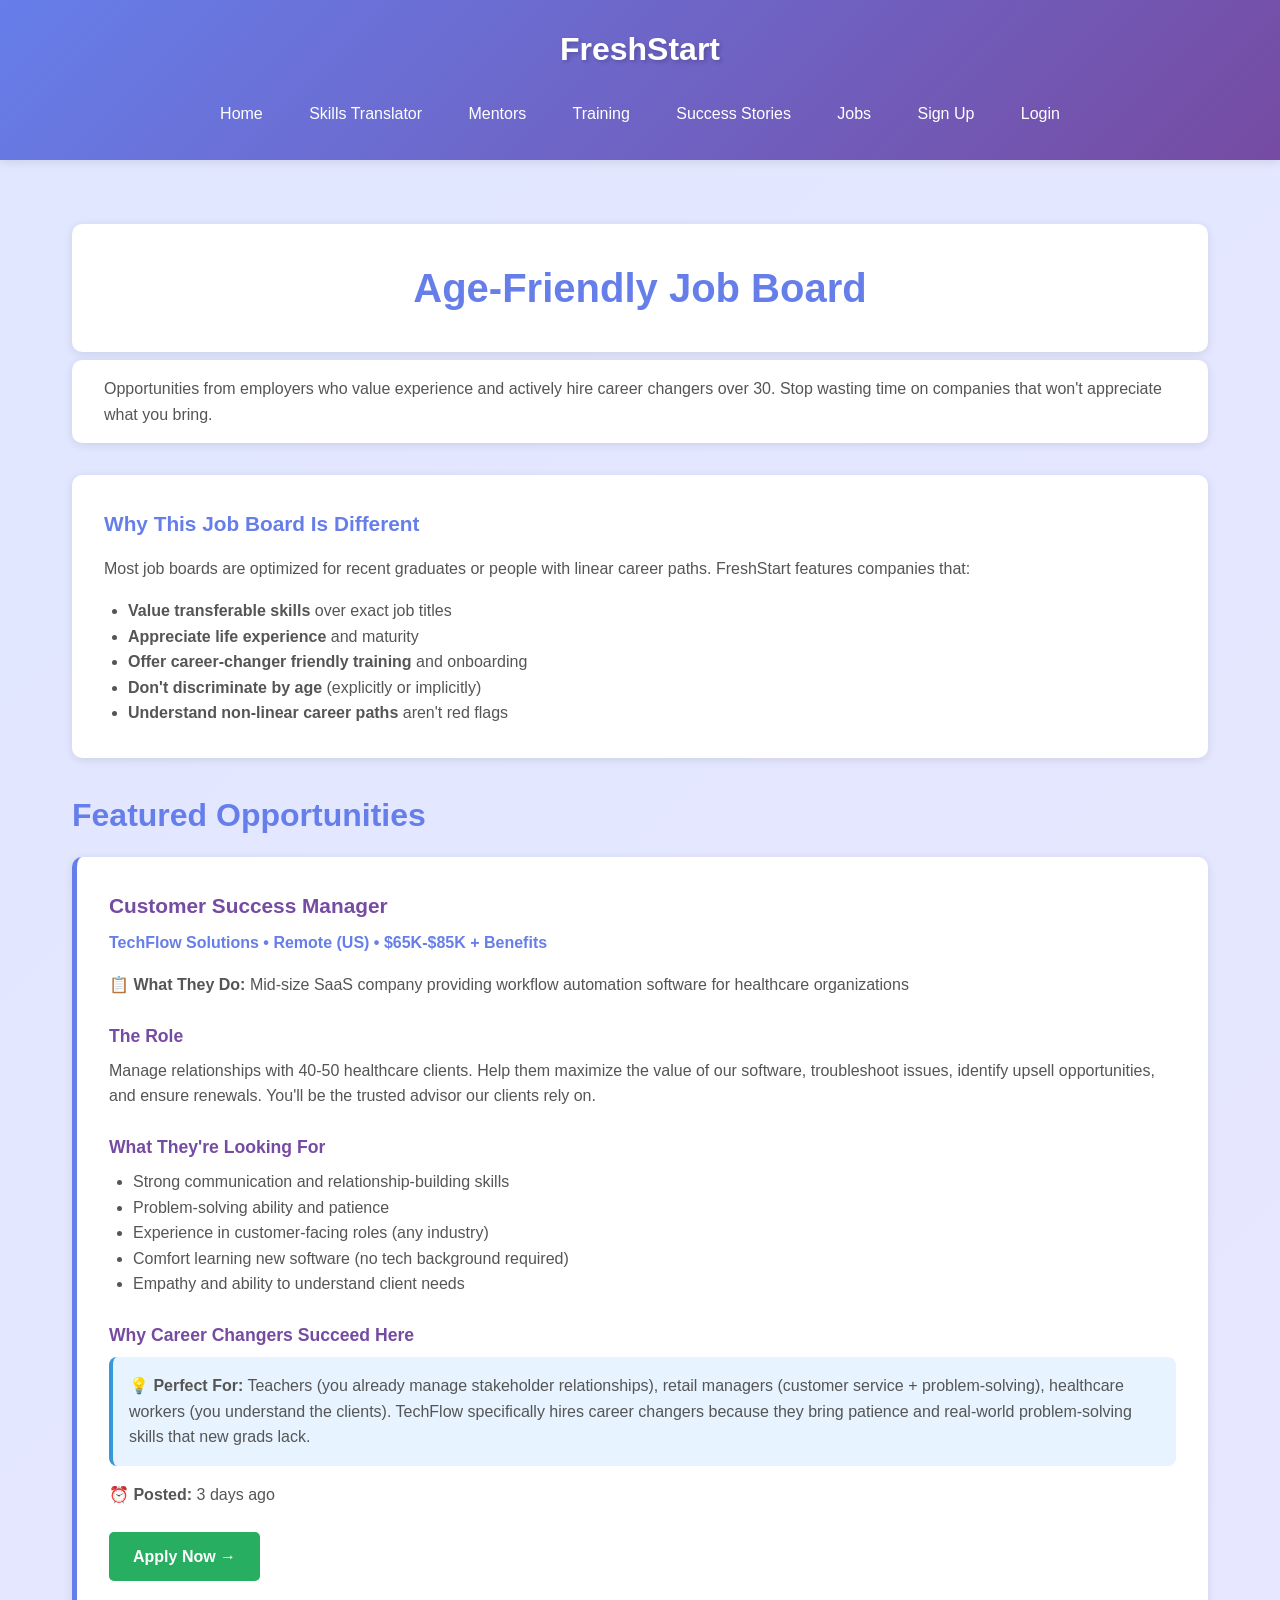
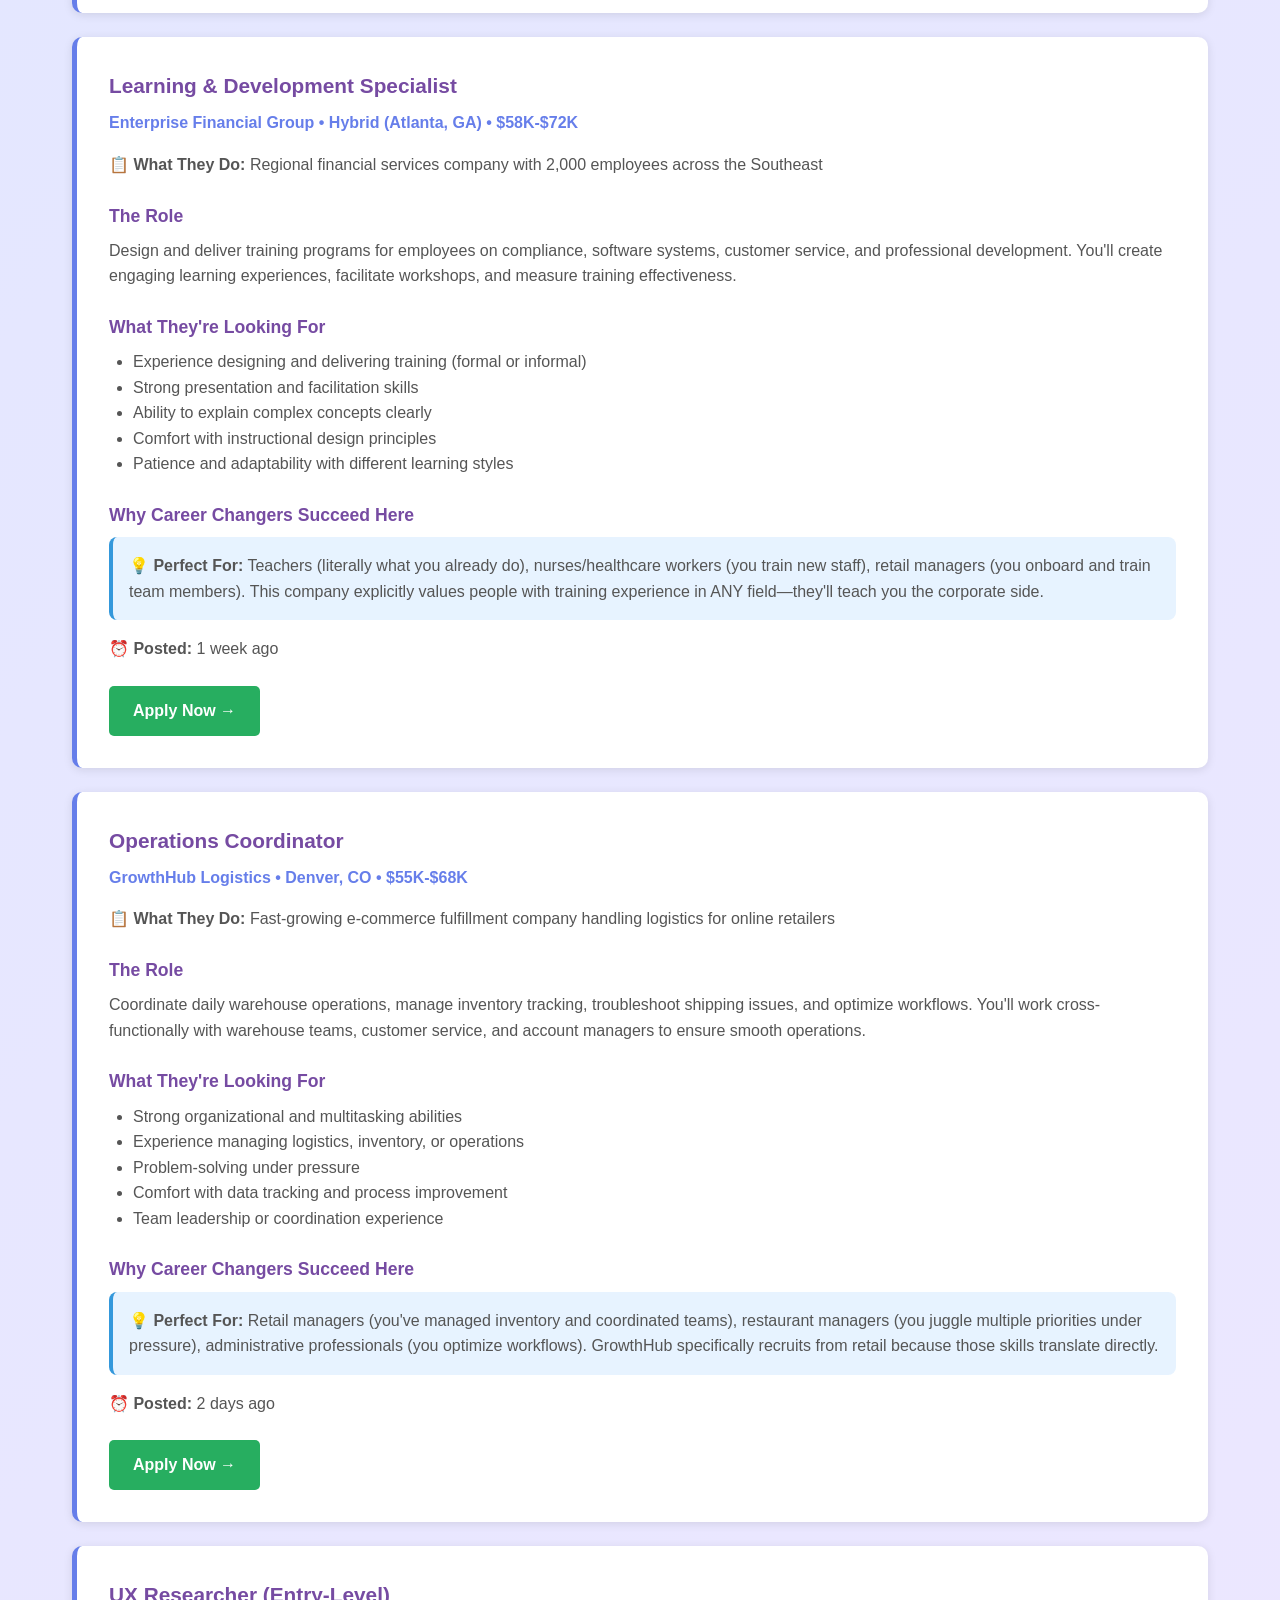
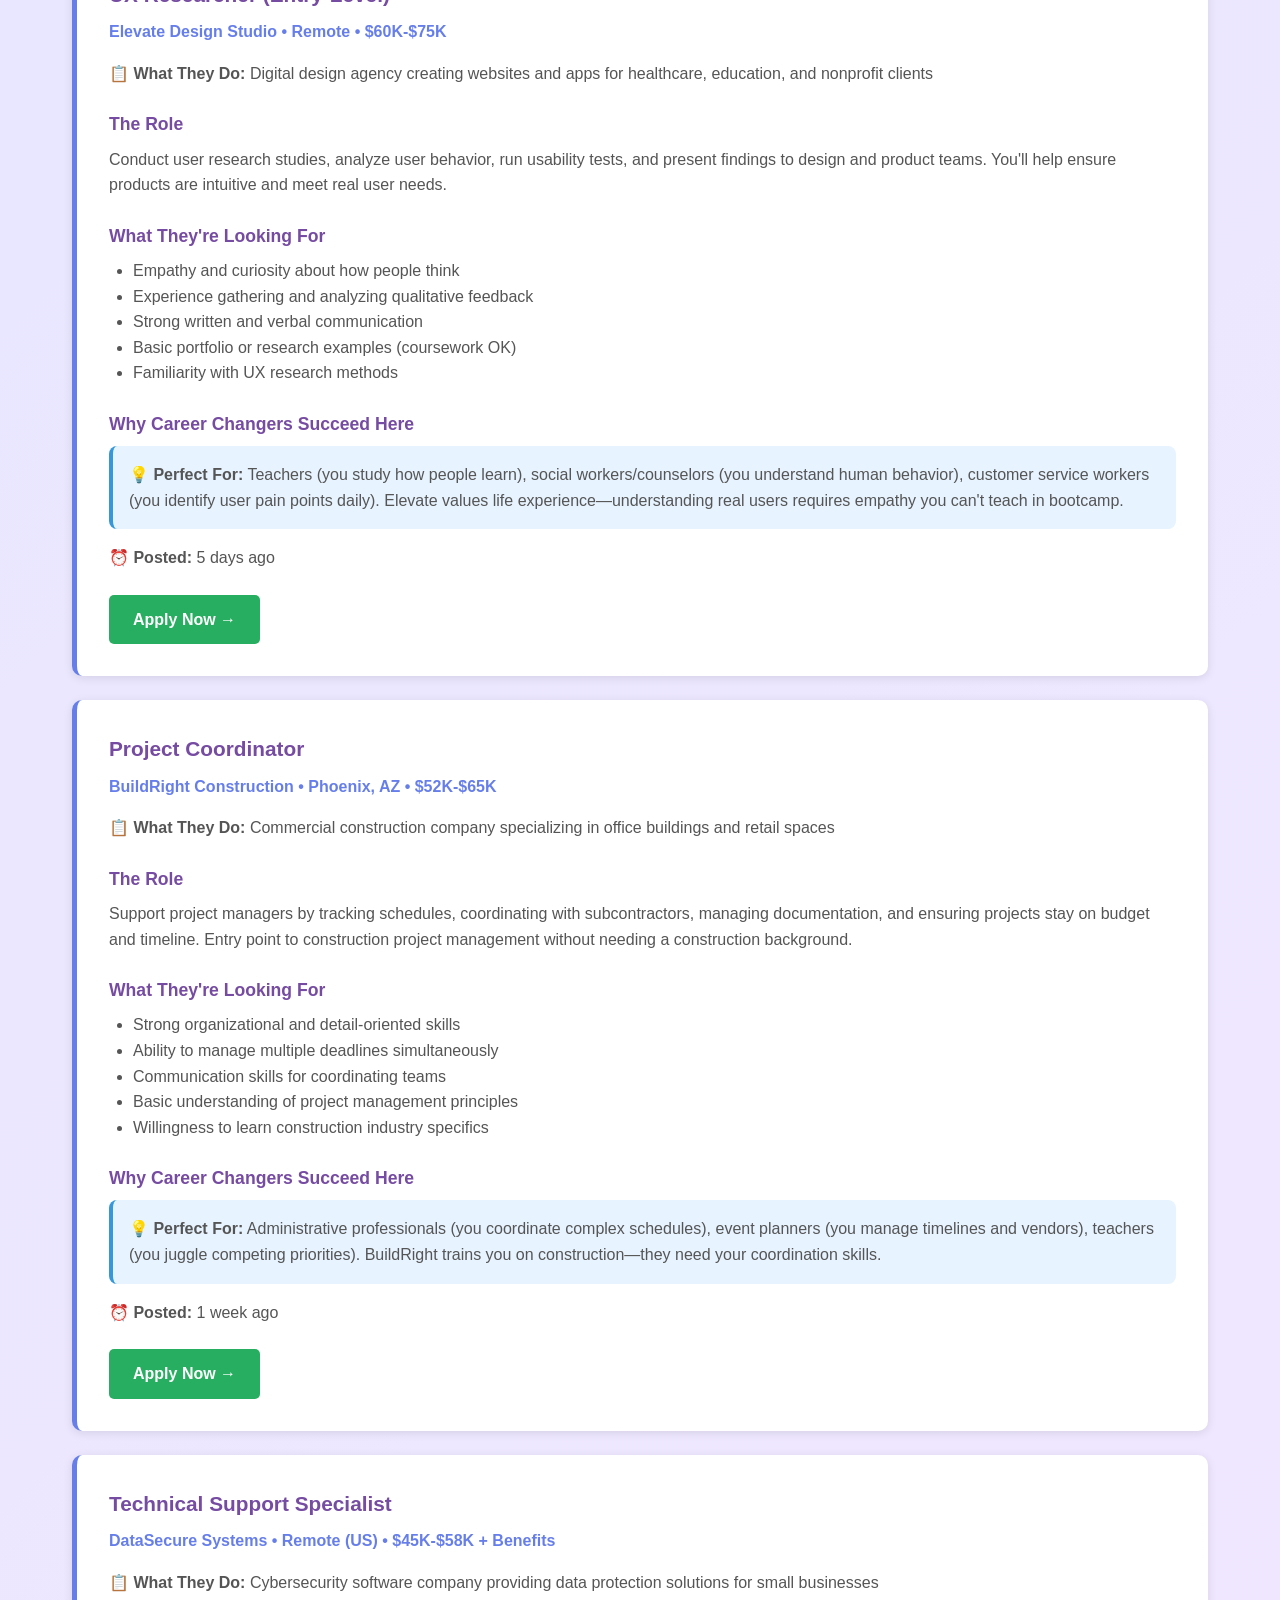
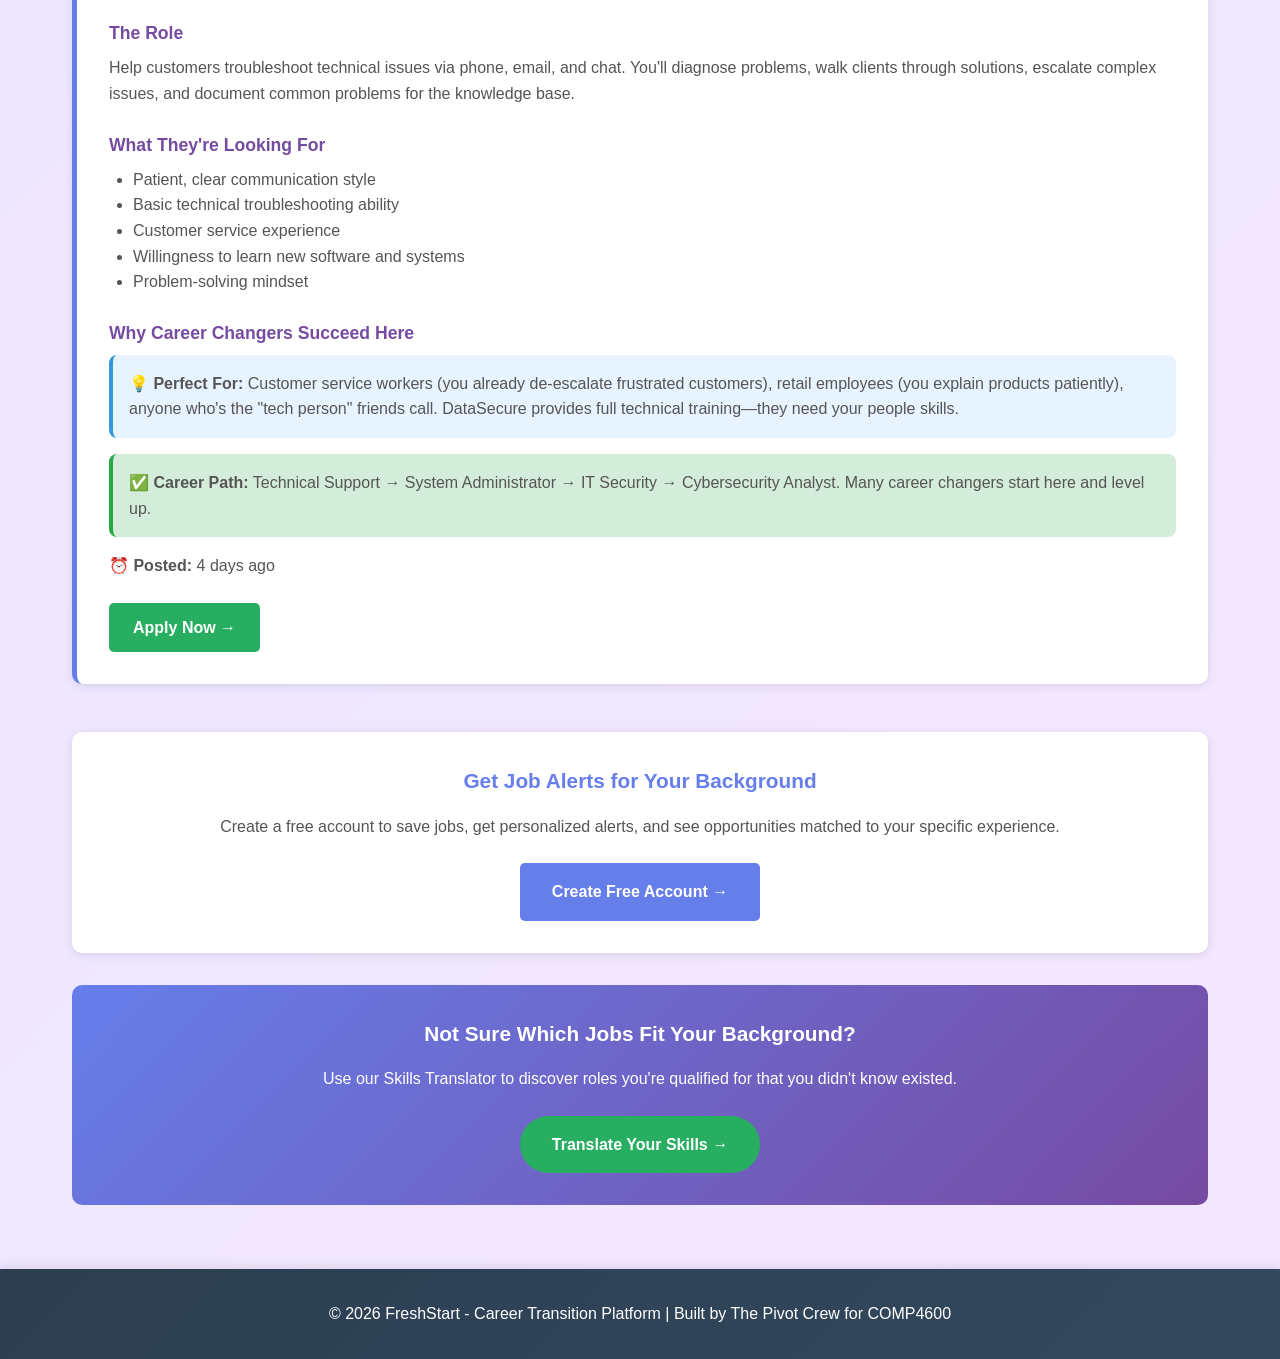
<file: website/jobs.html>
<!DOCTYPE html>
<html lang="en">
<head>
    <meta charset="UTF-8">
    <meta name="viewport" content="width=device-width, initial-scale=1.0">
    <title>Job Board - FreshStart</title>
    <link rel="stylesheet" href="css/styles.css">
</head>
<body>
    <header>
        <h1>FreshStart</h1>
        <nav>
            <a href="index.html">Home</a>
            <a href="skills-translator.html">Skills Translator</a>
            <a href="mentors.html">Mentors</a>
            <a href="training.html">Training</a>
            <a href="success-stories.html">Success Stories</a>
            <a href="jobs.html">Jobs</a>
            <a href="register.html">Sign Up</a>
            <a href="login.html">Login</a>
        </nav>
    </header>

    <main>
        <h2>Age-Friendly Job Board</h2>
        <p>Opportunities from employers who value experience and actively hire career changers over 30. Stop wasting time on companies that won't appreciate what you bring.</p>
        
        <div style="background: white; padding: 2rem; border-radius: 10px; box-shadow: 0 2px 10px rgba(0,0,0,0.1); margin-bottom: 2rem;">
            <h3 style="color: #667eea; margin-bottom: 1rem;">Why This Job Board Is Different</h3>
            <p>Most job boards are optimized for recent graduates or people with linear career paths. FreshStart features companies that:</p>
            <ul style="margin-left: 1.5rem; color: #555; margin-top: 0.5rem;">
                <li><strong>Value transferable skills</strong> over exact job titles</li>
                <li><strong>Appreciate life experience</strong> and maturity</li>
                <li><strong>Offer career-changer friendly training</strong> and onboarding</li>
                <li><strong>Don't discriminate by age</strong> (explicitly or implicitly)</li>
                <li><strong>Understand non-linear career paths</strong> aren't red flags</li>
            </ul>
        </div>

        <section>
            <h2>Featured Opportunities</h2>
            
            <div>
                <h3>Customer Success Manager</h3>
                <p style="color: #667eea; font-weight: bold;">TechFlow Solutions • Remote (US) • $65K-$85K + Benefits</p>
                
                <p><strong>📋 What They Do:</strong> Mid-size SaaS company providing workflow automation software for healthcare organizations</p>
                
                <h4 style="color: #764ba2; margin-top: 1.5rem; margin-bottom: 0.5rem;">The Role</h4>
                <p>Manage relationships with 40-50 healthcare clients. Help them maximize the value of our software, troubleshoot issues, identify upsell opportunities, and ensure renewals. You'll be the trusted advisor our clients rely on.</p>
                
                <h4 style="color: #764ba2; margin-top: 1.5rem; margin-bottom: 0.5rem;">What They're Looking For</h4>
                <ul style="margin-left: 1.5rem; color: #555;">
                    <li>Strong communication and relationship-building skills</li>
                    <li>Problem-solving ability and patience</li>
                    <li>Experience in customer-facing roles (any industry)</li>
                    <li>Comfort learning new software (no tech background required)</li>
                    <li>Empathy and ability to understand client needs</li>
                </ul>
                
                <h4 style="color: #764ba2; margin-top: 1.5rem; margin-bottom: 0.5rem;">Why Career Changers Succeed Here</h4>
                <p style="padding: 1rem; background: #e7f3ff; border-radius: 8px; border-left: 4px solid #3498db;">
                    <strong>💡 Perfect For:</strong> Teachers (you already manage stakeholder relationships), retail managers (customer service + problem-solving), healthcare workers (you understand the clients). TechFlow specifically hires career changers because they bring patience and real-world problem-solving skills that new grads lack.
                </p>
                
                <p style="margin-top: 1rem;"><strong>⏰ Posted:</strong> 3 days ago</p>
                <a href="register.html" style="display: inline-block; margin-top: 0.5rem; background-color: #27ae60; color: white; padding: 0.75rem 1.5rem; border-radius: 5px; font-weight: bold; text-decoration: none;">Apply Now →</a>
            </div>
            
            <div>
                <h3>Learning & Development Specialist</h3>
                <p style="color: #667eea; font-weight: bold;">Enterprise Financial Group • Hybrid (Atlanta, GA) • $58K-$72K</p>
                
                <p><strong>📋 What They Do:</strong> Regional financial services company with 2,000 employees across the Southeast</p>
                
                <h4 style="color: #764ba2; margin-top: 1.5rem; margin-bottom: 0.5rem;">The Role</h4>
                <p>Design and deliver training programs for employees on compliance, software systems, customer service, and professional development. You'll create engaging learning experiences, facilitate workshops, and measure training effectiveness.</p>
                
                <h4 style="color: #764ba2; margin-top: 1.5rem; margin-bottom: 0.5rem;">What They're Looking For</h4>
                <ul style="margin-left: 1.5rem; color: #555;">
                    <li>Experience designing and delivering training (formal or informal)</li>
                    <li>Strong presentation and facilitation skills</li>
                    <li>Ability to explain complex concepts clearly</li>
                    <li>Comfort with instructional design principles</li>
                    <li>Patience and adaptability with different learning styles</li>
                </ul>
                
                <h4 style="color: #764ba2; margin-top: 1.5rem; margin-bottom: 0.5rem;">Why Career Changers Succeed Here</h4>
                <p style="padding: 1rem; background: #e7f3ff; border-radius: 8px; border-left: 4px solid #3498db;">
                    <strong>💡 Perfect For:</strong> Teachers (literally what you already do), nurses/healthcare workers (you train new staff), retail managers (you onboard and train team members). This company explicitly values people with training experience in ANY field—they'll teach you the corporate side.
                </p>
                
                <p style="margin-top: 1rem;"><strong>⏰ Posted:</strong> 1 week ago</p>
                <a href="register.html" style="display: inline-block; margin-top: 0.5rem; background-color: #27ae60; color: white; padding: 0.75rem 1.5rem; border-radius: 5px; font-weight: bold; text-decoration: none;">Apply Now →</a>
            </div>
            
            <div>
                <h3>Operations Coordinator</h3>
                <p style="color: #667eea; font-weight: bold;">GrowthHub Logistics • Denver, CO • $55K-$68K</p>
                
                <p><strong>📋 What They Do:</strong> Fast-growing e-commerce fulfillment company handling logistics for online retailers</p>
                
                <h4 style="color: #764ba2; margin-top: 1.5rem; margin-bottom: 0.5rem;">The Role</h4>
                <p>Coordinate daily warehouse operations, manage inventory tracking, troubleshoot shipping issues, and optimize workflows. You'll work cross-functionally with warehouse teams, customer service, and account managers to ensure smooth operations.</p>
                
                <h4 style="color: #764ba2; margin-top: 1.5rem; margin-bottom: 0.5rem;">What They're Looking For</h4>
                <ul style="margin-left: 1.5rem; color: #555;">
                    <li>Strong organizational and multitasking abilities</li>
                    <li>Experience managing logistics, inventory, or operations</li>
                    <li>Problem-solving under pressure</li>
                    <li>Comfort with data tracking and process improvement</li>
                    <li>Team leadership or coordination experience</li>
                </ul>
                
                <h4 style="color: #764ba2; margin-top: 1.5rem; margin-bottom: 0.5rem;">Why Career Changers Succeed Here</h4>
                <p style="padding: 1rem; background: #e7f3ff; border-radius: 8px; border-left: 4px solid #3498db;">
                    <strong>💡 Perfect For:</strong> Retail managers (you've managed inventory and coordinated teams), restaurant managers (you juggle multiple priorities under pressure), administrative professionals (you optimize workflows). GrowthHub specifically recruits from retail because those skills translate directly.
                </p>
                
                <p style="margin-top: 1rem;"><strong>⏰ Posted:</strong> 2 days ago</p>
                <a href="register.html" style="display: inline-block; margin-top: 0.5rem; background-color: #27ae60; color: white; padding: 0.75rem 1.5rem; border-radius: 5px; font-weight: bold; text-decoration: none;">Apply Now →</a>
            </div>
            
            <div>
                <h3>UX Researcher (Entry-Level)</h3>
                <p style="color: #667eea; font-weight: bold;">Elevate Design Studio • Remote • $60K-$75K</p>
                
                <p><strong>📋 What They Do:</strong> Digital design agency creating websites and apps for healthcare, education, and nonprofit clients</p>
                
                <h4 style="color: #764ba2; margin-top: 1.5rem; margin-bottom: 0.5rem;">The Role</h4>
                <p>Conduct user research studies, analyze user behavior, run usability tests, and present findings to design and product teams. You'll help ensure products are intuitive and meet real user needs.</p>
                
                <h4 style="color: #764ba2; margin-top: 1.5rem; margin-bottom: 0.5rem;">What They're Looking For</h4>
                <ul style="margin-left: 1.5rem; color: #555;">
                    <li>Empathy and curiosity about how people think</li>
                    <li>Experience gathering and analyzing qualitative feedback</li>
                    <li>Strong written and verbal communication</li>
                    <li>Basic portfolio or research examples (coursework OK)</li>
                    <li>Familiarity with UX research methods</li>
                </ul>
                
                <h4 style="color: #764ba2; margin-top: 1.5rem; margin-bottom: 0.5rem;">Why Career Changers Succeed Here</h4>
                <p style="padding: 1rem; background: #e7f3ff; border-radius: 8px; border-left: 4px solid #3498db;">
                    <strong>💡 Perfect For:</strong> Teachers (you study how people learn), social workers/counselors (you understand human behavior), customer service workers (you identify user pain points daily). Elevate values life experience—understanding real users requires empathy you can't teach in bootcamp.
                </p>
                
                <p style="margin-top: 1rem;"><strong>⏰ Posted:</strong> 5 days ago</p>
                <a href="register.html" style="display: inline-block; margin-top: 0.5rem; background-color: #27ae60; color: white; padding: 0.75rem 1.5rem; border-radius: 5px; font-weight: bold; text-decoration: none;">Apply Now →</a>
            </div>
            
            <div>
                <h3>Project Coordinator</h3>
                <p style="color: #667eea; font-weight: bold;">BuildRight Construction • Phoenix, AZ • $52K-$65K</p>
                
                <p><strong>📋 What They Do:</strong> Commercial construction company specializing in office buildings and retail spaces</p>
                
                <h4 style="color: #764ba2; margin-top: 1.5rem; margin-bottom: 0.5rem;">The Role</h4>
                <p>Support project managers by tracking schedules, coordinating with subcontractors, managing documentation, and ensuring projects stay on budget and timeline. Entry point to construction project management without needing a construction background.</p>
                
                <h4 style="color: #764ba2; margin-top: 1.5rem; margin-bottom: 0.5rem;">What They're Looking For</h4>
                <ul style="margin-left: 1.5rem; color: #555;">
                    <li>Strong organizational and detail-oriented skills</li>
                    <li>Ability to manage multiple deadlines simultaneously</li>
                    <li>Communication skills for coordinating teams</li>
                    <li>Basic understanding of project management principles</li>
                    <li>Willingness to learn construction industry specifics</li>
                </ul>
                
                <h4 style="color: #764ba2; margin-top: 1.5rem; margin-bottom: 0.5rem;">Why Career Changers Succeed Here</h4>
                <p style="padding: 1rem; background: #e7f3ff; border-radius: 8px; border-left: 4px solid #3498db;">
                    <strong>💡 Perfect For:</strong> Administrative professionals (you coordinate complex schedules), event planners (you manage timelines and vendors), teachers (you juggle competing priorities). BuildRight trains you on construction—they need your coordination skills.
                </p>
                
                <p style="margin-top: 1rem;"><strong>⏰ Posted:</strong> 1 week ago</p>
                <a href="register.html" style="display: inline-block; margin-top: 0.5rem; background-color: #27ae60; color: white; padding: 0.75rem 1.5rem; border-radius: 5px; font-weight: bold; text-decoration: none;">Apply Now →</a>
            </div>
            
            <div>
                <h3>Technical Support Specialist</h3>
                <p style="color: #667eea; font-weight: bold;">DataSecure Systems • Remote (US) • $45K-$58K + Benefits</p>
                
                <p><strong>📋 What They Do:</strong> Cybersecurity software company providing data protection solutions for small businesses</p>
                
                <h4 style="color: #764ba2; margin-top: 1.5rem; margin-bottom: 0.5rem;">The Role</h4>
                <p>Help customers troubleshoot technical issues via phone, email, and chat. You'll diagnose problems, walk clients through solutions, escalate complex issues, and document common problems for the knowledge base.</p>
                
                <h4 style="color: #764ba2; margin-top: 1.5rem; margin-bottom: 0.5rem;">What They're Looking For</h4>
                <ul style="margin-left: 1.5rem; color: #555;">
                    <li>Patient, clear communication style</li>
                    <li>Basic technical troubleshooting ability</li>
                    <li>Customer service experience</li>
                    <li>Willingness to learn new software and systems</li>
                    <li>Problem-solving mindset</li>
                </ul>
                
                <h4 style="color: #764ba2; margin-top: 1.5rem; margin-bottom: 0.5rem;">Why Career Changers Succeed Here</h4>
                <p style="padding: 1rem; background: #e7f3ff; border-radius: 8px; border-left: 4px solid #3498db;">
                    <strong>💡 Perfect For:</strong> Customer service workers (you already de-escalate frustrated customers), retail employees (you explain products patiently), anyone who's the "tech person" friends call. DataSecure provides full technical training—they need your people skills.
                </p>
                
                <p style="margin-top: 1rem; padding: 1rem; background: #d4edda; border-radius: 8px; border-left: 4px solid #28a745;">
                    <strong>✅ Career Path:</strong> Technical Support → System Administrator → IT Security → Cybersecurity Analyst. Many career changers start here and level up.
                </p>
                
                <p style="margin-top: 1rem;"><strong>⏰ Posted:</strong> 4 days ago</p>
                <a href="register.html" style="display: inline-block; margin-top: 0.5rem; background-color: #27ae60; color: white; padding: 0.75rem 1.5rem; border-radius: 5px; font-weight: bold; text-decoration: none;">Apply Now →</a>
            </div>
        </section>

        <div style="background: white; padding: 2rem; border-radius: 10px; box-shadow: 0 2px 10px rgba(0,0,0,0.1); margin-top: 2rem;">
            <h3 style="color: #667eea; text-align: center; margin-bottom: 1rem;">Get Job Alerts for Your Background</h3>
            <p style="text-align: center; margin-bottom: 1.5rem;">Create a free account to save jobs, get personalized alerts, and see opportunities matched to your specific experience.</p>
            <div style="text-align: center;">
                <a href="register.html" style="background-color: #667eea; color: white; padding: 1rem 2rem; text-decoration: none; border-radius: 5px; font-weight: bold; display: inline-block;">Create Free Account →</a>
            </div>
        </div>

        <div style="background: linear-gradient(135deg, #667eea 0%, #764ba2 100%); color: white; padding: 2rem; border-radius: 10px; margin-top: 2rem; text-align: center;">
            <h3 style="color: white; margin-bottom: 1rem;">Not Sure Which Jobs Fit Your Background?</h3>
            <p style="color: white; margin-bottom: 1.5rem;">Use our Skills Translator to discover roles you're qualified for that you didn't know existed.</p>
            <a href="skills-translator.html" style="background-color: #27ae60; color: white; padding: 1rem 2rem; text-decoration: none; border-radius: 50px; font-weight: bold; display: inline-block;">Translate Your Skills →</a>
        </div>
    </main>

    <footer>
        <p>&copy; 2026 FreshStart - Career Transition Platform | Built by The Pivot Crew for COMP4600</p>
    </footer>
</body>
</html>
</file>
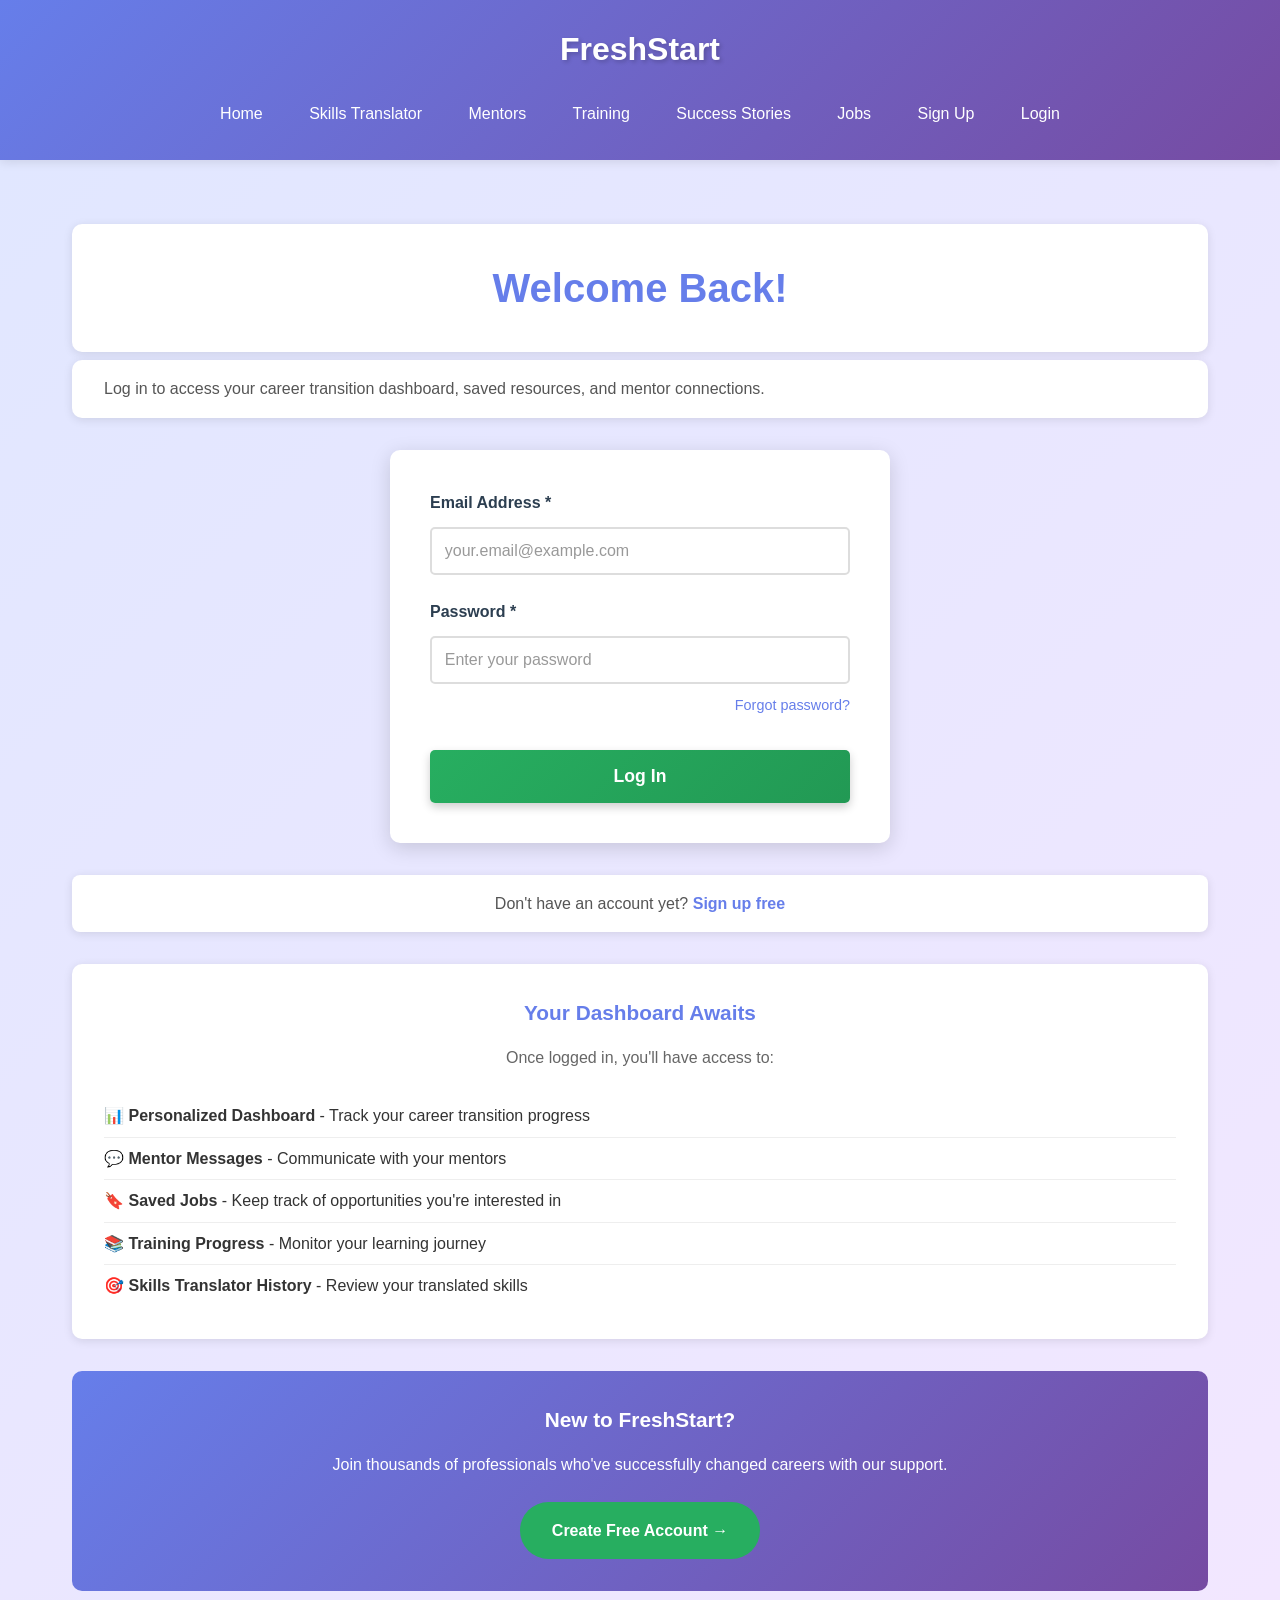
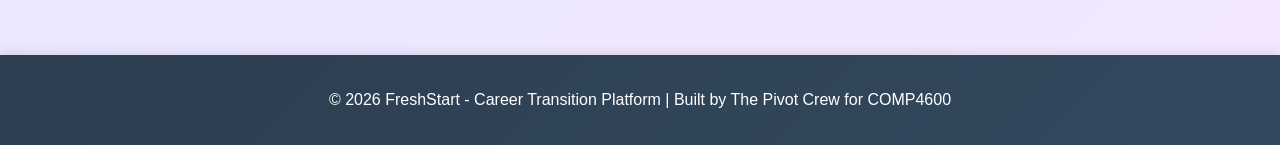
<file: website/login.html>
<!DOCTYPE html>
<html lang="en">
<head>
    <meta charset="UTF-8">
    <meta name="viewport" content="width=device-width, initial-scale=1.0">
    <title>Login - FreshStart</title>
    <link rel="stylesheet" href="css/styles.css">
</head>
<body>
    <header>
        <h1>FreshStart</h1>
        <nav>
            <a href="index.html">Home</a>
            <a href="skills-translator.html">Skills Translator</a>
            <a href="mentors.html">Mentors</a>
            <a href="training.html">Training</a>
            <a href="success-stories.html">Success Stories</a>
            <a href="jobs.html">Jobs</a>
            <a href="register.html">Sign Up</a>
            <a href="login.html">Login</a>
        </nav>
    </header>

    <main>
        <h2>Welcome Back!</h2>
        <p>Log in to access your career transition dashboard, saved resources, and mentor connections.</p>
        
        <form id="loginForm">
            <label for="email">Email Address *</label>
            <input type="email" id="email" name="email" required 
                   placeholder="your.email@example.com">
            
            <label for="password">Password *</label>
            <input type="password" id="password" name="password" required
                   placeholder="Enter your password">
            
            <div style="text-align: right; margin-top: 0.5rem;">
                <a href="#" style="font-size: 0.9rem; color: #667eea;">Forgot password?</a>
            </div>
            
            <button type="submit">Log In</button>
        </form>
        
        <p style="text-align: center; background: white; padding: 1rem; border-radius: 8px; box-shadow: 0 2px 10px rgba(0,0,0,0.1);">
            Don't have an account yet? <a href="register.html" style="font-weight: bold;">Sign up free</a>
        </p>
        
        <div style="background: white; padding: 2rem; border-radius: 10px; box-shadow: 0 2px 10px rgba(0,0,0,0.1); margin-top: 2rem;">
            <h3 style="color: #667eea; text-align: center; margin-bottom: 1rem;">Your Dashboard Awaits</h3>
            <p style="text-align: center; color: #666; margin-bottom: 1.5rem;">Once logged in, you'll have access to:</p>
            <ul style="list-style: none; padding: 0;">
                <li style="padding: 0.5rem 0; border-bottom: 1px solid #eee;">📊 <strong>Personalized Dashboard</strong> - Track your career transition progress</li>
                <li style="padding: 0.5rem 0; border-bottom: 1px solid #eee;">💬 <strong>Mentor Messages</strong> - Communicate with your mentors</li>
                <li style="padding: 0.5rem 0; border-bottom: 1px solid #eee;">🔖 <strong>Saved Jobs</strong> - Keep track of opportunities you're interested in</li>
                <li style="padding: 0.5rem 0; border-bottom: 1px solid #eee;">📚 <strong>Training Progress</strong> - Monitor your learning journey</li>
                <li style="padding: 0.5rem 0;">🎯 <strong>Skills Translator History</strong> - Review your translated skills</li>
            </ul>
        </div>
        
        <div style="background: linear-gradient(135deg, #667eea 0%, #764ba2 100%); color: white; padding: 2rem; border-radius: 10px; margin-top: 2rem; text-align: center;">
            <h3 style="color: white; margin-bottom: 1rem;">New to FreshStart?</h3>
            <p style="color: white; margin-bottom: 1.5rem;">Join thousands of professionals who've successfully changed careers with our support.</p>
            <a href="register.html" style="background-color: #27ae60; color: white; padding: 1rem 2rem; text-decoration: none; border-radius: 50px; font-weight: bold; display: inline-block;">Create Free Account →</a>
        </div>
    </main>

    <footer>
        <p>&copy; 2026 FreshStart - Career Transition Platform | Built by The Pivot Crew for COMP4600</p>
    </footer>
</body>
</html>
</file>
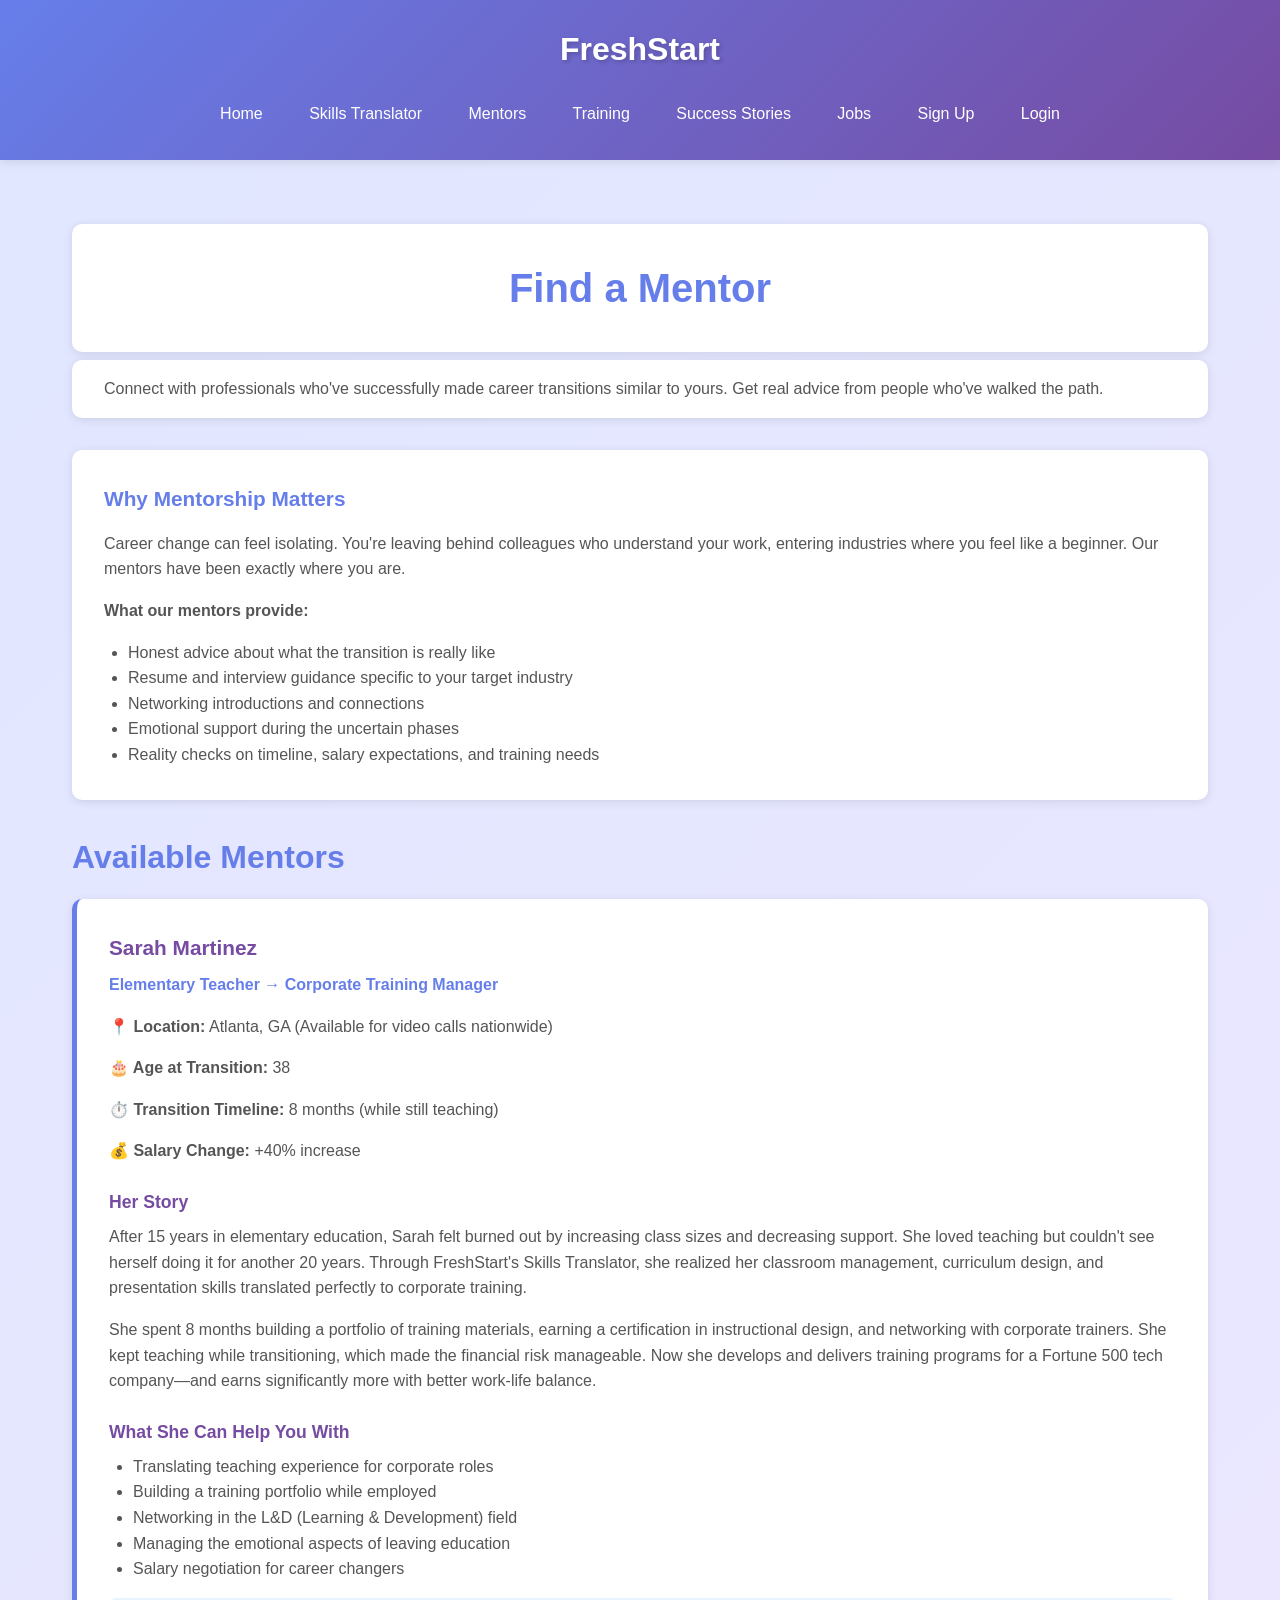
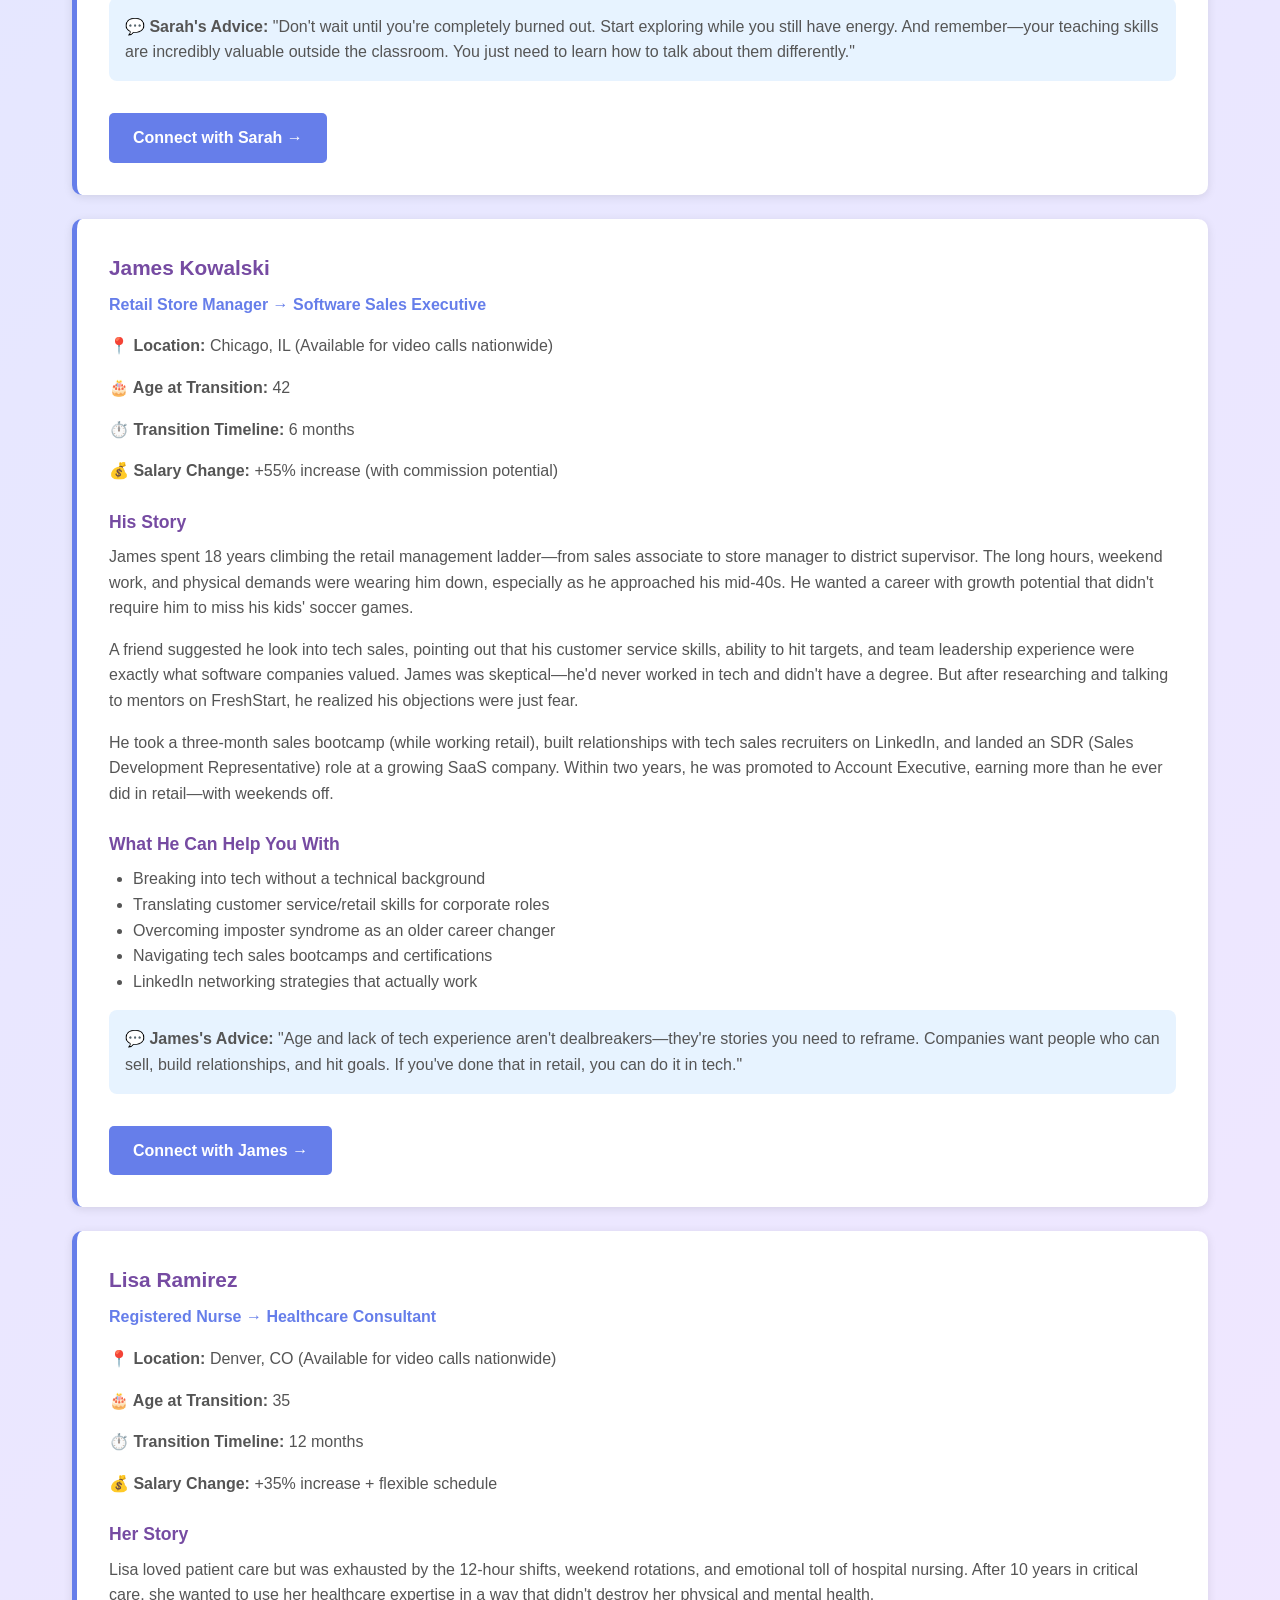
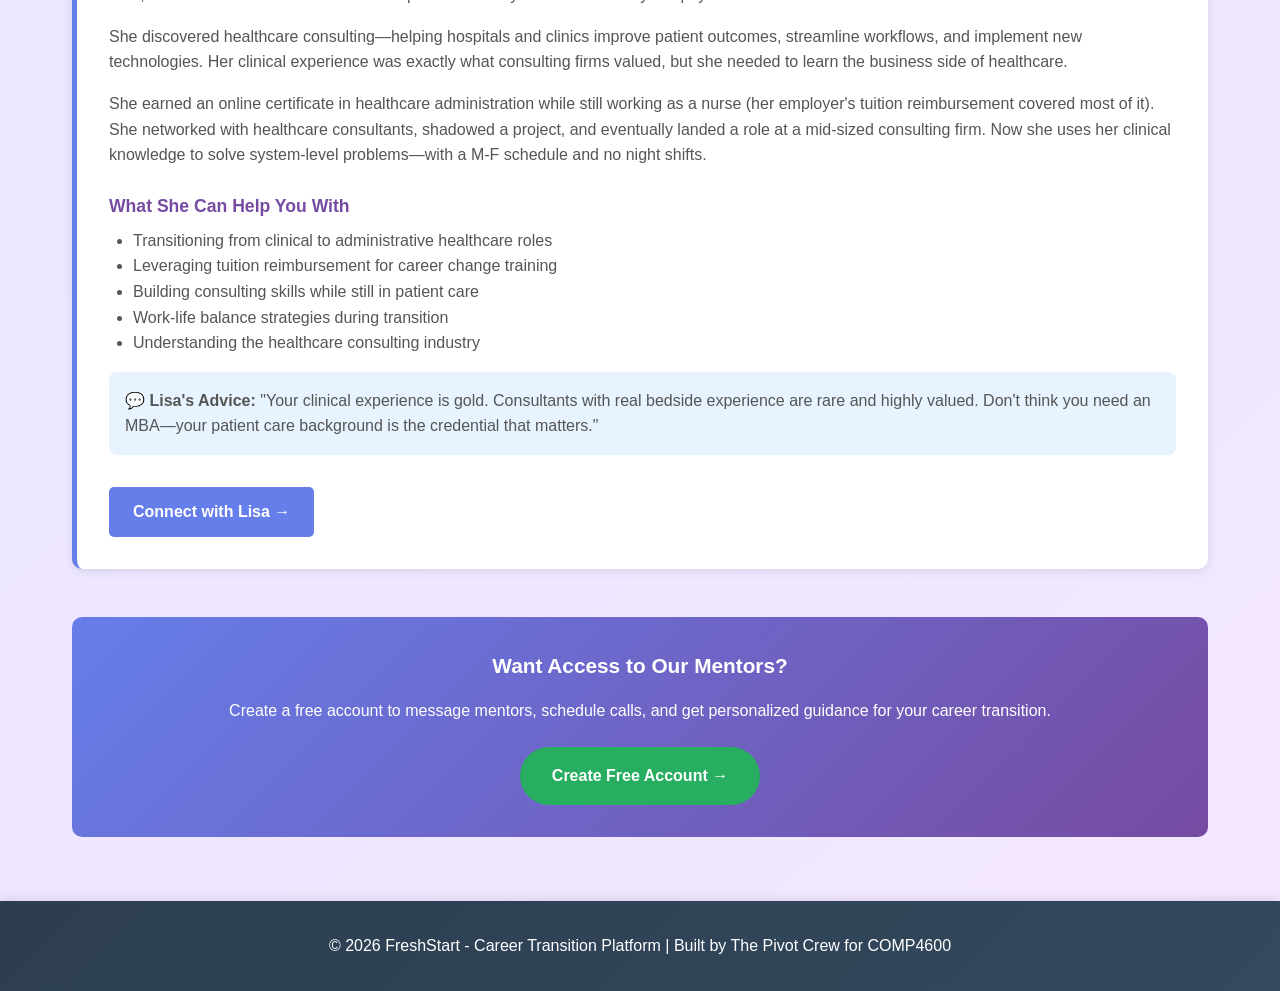
<file: website/mentors.html>
<!DOCTYPE html>
<html lang="en">
<head>
    <meta charset="UTF-8">
    <meta name="viewport" content="width=device-width, initial-scale=1.0">
    <title>Find a Mentor - FreshStart</title>
    <link rel="stylesheet" href="css/styles.css">
</head>
<body>
    <header>
        <h1>FreshStart</h1>
        <nav>
            <a href="index.html">Home</a>
            <a href="skills-translator.html">Skills Translator</a>
            <a href="mentors.html">Mentors</a>
            <a href="training.html">Training</a>
            <a href="success-stories.html">Success Stories</a>
            <a href="jobs.html">Jobs</a>
            <a href="register.html">Sign Up</a>
            <a href="login.html">Login</a>
        </nav>
    </header>

    <main>
        <h2>Find a Mentor</h2>
        <p>Connect with professionals who've successfully made career transitions similar to yours. Get real advice from people who've walked the path.</p>
        
        <div style="background: white; padding: 2rem; border-radius: 10px; box-shadow: 0 2px 10px rgba(0,0,0,0.1); margin-bottom: 2rem;">
            <h3 style="color: #667eea; margin-bottom: 1rem;">Why Mentorship Matters</h3>
            <p style="margin-bottom: 1rem;">Career change can feel isolating. You're leaving behind colleagues who understand your work, entering industries where you feel like a beginner. Our mentors have been exactly where you are.</p>
            <p><strong>What our mentors provide:</strong></p>
            <ul style="margin-left: 1.5rem; color: #555; margin-top: 0.5rem;">
                <li>Honest advice about what the transition is really like</li>
                <li>Resume and interview guidance specific to your target industry</li>
                <li>Networking introductions and connections</li>
                <li>Emotional support during the uncertain phases</li>
                <li>Reality checks on timeline, salary expectations, and training needs</li>
            </ul>
        </div>

        <section>
            <h2>Available Mentors</h2>
            
            <div>
                <h3>Sarah Martinez</h3>
                <p style="color: #667eea; font-weight: bold; margin-bottom: 1rem;">Elementary Teacher → Corporate Training Manager</p>
                
                <p><strong>📍 Location:</strong> Atlanta, GA (Available for video calls nationwide)</p>
                <p><strong>🎂 Age at Transition:</strong> 38</p>
                <p><strong>⏱️ Transition Timeline:</strong> 8 months (while still teaching)</p>
                <p><strong>💰 Salary Change:</strong> +40% increase</p>
                
                <h4 style="color: #764ba2; margin-top: 1.5rem; margin-bottom: 0.5rem;">Her Story</h4>
                <p>After 15 years in elementary education, Sarah felt burned out by increasing class sizes and decreasing support. She loved teaching but couldn't see herself doing it for another 20 years. Through FreshStart's Skills Translator, she realized her classroom management, curriculum design, and presentation skills translated perfectly to corporate training.</p>
                
                <p>She spent 8 months building a portfolio of training materials, earning a certification in instructional design, and networking with corporate trainers. She kept teaching while transitioning, which made the financial risk manageable. Now she develops and delivers training programs for a Fortune 500 tech company—and earns significantly more with better work-life balance.</p>
                
                <h4 style="color: #764ba2; margin-top: 1.5rem; margin-bottom: 0.5rem;">What She Can Help You With</h4>
                <ul style="margin-left: 1.5rem; color: #555;">
                    <li>Translating teaching experience for corporate roles</li>
                    <li>Building a training portfolio while employed</li>
                    <li>Networking in the L&D (Learning & Development) field</li>
                    <li>Managing the emotional aspects of leaving education</li>
                    <li>Salary negotiation for career changers</li>
                </ul>
                
                <p style="margin-top: 1rem; padding: 1rem; background: #e7f3ff; border-radius: 8px;">
                    <strong>💬 Sarah's Advice:</strong> "Don't wait until you're completely burned out. Start exploring while you still have energy. And remember—your teaching skills are incredibly valuable outside the classroom. You just need to learn how to talk about them differently."
                </p>
                
                <a href="register.html" style="display: inline-block; margin-top: 1rem; background-color: #667eea; color: white; padding: 0.75rem 1.5rem; border-radius: 5px; font-weight: bold; text-decoration: none;">Connect with Sarah →</a>
            </div>
            
            <div>
                <h3>James Kowalski</h3>
                <p style="color: #667eea; font-weight: bold; margin-bottom: 1rem;">Retail Store Manager → Software Sales Executive</p>
                
                <p><strong>📍 Location:</strong> Chicago, IL (Available for video calls nationwide)</p>
                <p><strong>🎂 Age at Transition:</strong> 42</p>
                <p><strong>⏱️ Transition Timeline:</strong> 6 months</p>
                <p><strong>💰 Salary Change:</strong> +55% increase (with commission potential)</p>
                
                <h4 style="color: #764ba2; margin-top: 1.5rem; margin-bottom: 0.5rem;">His Story</h4>
                <p>James spent 18 years climbing the retail management ladder—from sales associate to store manager to district supervisor. The long hours, weekend work, and physical demands were wearing him down, especially as he approached his mid-40s. He wanted a career with growth potential that didn't require him to miss his kids' soccer games.</p>
                
                <p>A friend suggested he look into tech sales, pointing out that his customer service skills, ability to hit targets, and team leadership experience were exactly what software companies valued. James was skeptical—he'd never worked in tech and didn't have a degree. But after researching and talking to mentors on FreshStart, he realized his objections were just fear.</p>
                
                <p>He took a three-month sales bootcamp (while working retail), built relationships with tech sales recruiters on LinkedIn, and landed an SDR (Sales Development Representative) role at a growing SaaS company. Within two years, he was promoted to Account Executive, earning more than he ever did in retail—with weekends off.</p>
                
                <h4 style="color: #764ba2; margin-top: 1.5rem; margin-bottom: 0.5rem;">What He Can Help You With</h4>
                <ul style="margin-left: 1.5rem; color: #555;">
                    <li>Breaking into tech without a technical background</li>
                    <li>Translating customer service/retail skills for corporate roles</li>
                    <li>Overcoming imposter syndrome as an older career changer</li>
                    <li>Navigating tech sales bootcamps and certifications</li>
                    <li>LinkedIn networking strategies that actually work</li>
                </ul>
                
                <p style="margin-top: 1rem; padding: 1rem; background: #e7f3ff; border-radius: 8px;">
                    <strong>💬 James's Advice:</strong> "Age and lack of tech experience aren't dealbreakers—they're stories you need to reframe. Companies want people who can sell, build relationships, and hit goals. If you've done that in retail, you can do it in tech."
                </p>
                
                <a href="register.html" style="display: inline-block; margin-top: 1rem; background-color: #667eea; color: white; padding: 0.75rem 1.5rem; border-radius: 5px; font-weight: bold; text-decoration: none;">Connect with James →</a>
            </div>
            
            <div>
                <h3>Lisa Ramirez</h3>
                <p style="color: #667eea; font-weight: bold; margin-bottom: 1rem;">Registered Nurse → Healthcare Consultant</p>
                
                <p><strong>📍 Location:</strong> Denver, CO (Available for video calls nationwide)</p>
                <p><strong>🎂 Age at Transition:</strong> 35</p>
                <p><strong>⏱️ Transition Timeline:</strong> 12 months</p>
                <p><strong>💰 Salary Change:</strong> +35% increase + flexible schedule</p>
                
                <h4 style="color: #764ba2; margin-top: 1.5rem; margin-bottom: 0.5rem;">Her Story</h4>
                <p>Lisa loved patient care but was exhausted by the 12-hour shifts, weekend rotations, and emotional toll of hospital nursing. After 10 years in critical care, she wanted to use her healthcare expertise in a way that didn't destroy her physical and mental health.</p>
                
                <p>She discovered healthcare consulting—helping hospitals and clinics improve patient outcomes, streamline workflows, and implement new technologies. Her clinical experience was exactly what consulting firms valued, but she needed to learn the business side of healthcare.</p>
                
                <p>She earned an online certificate in healthcare administration while still working as a nurse (her employer's tuition reimbursement covered most of it). She networked with healthcare consultants, shadowed a project, and eventually landed a role at a mid-sized consulting firm. Now she uses her clinical knowledge to solve system-level problems—with a M-F schedule and no night shifts.</p>
                
                <h4 style="color: #764ba2; margin-top: 1.5rem; margin-bottom: 0.5rem;">What She Can Help You With</h4>
                <ul style="margin-left: 1.5rem; color: #555;">
                    <li>Transitioning from clinical to administrative healthcare roles</li>
                    <li>Leveraging tuition reimbursement for career change training</li>
                    <li>Building consulting skills while still in patient care</li>
                    <li>Work-life balance strategies during transition</li>
                    <li>Understanding the healthcare consulting industry</li>
                </ul>
                
                <p style="margin-top: 1rem; padding: 1rem; background: #e7f3ff; border-radius: 8px;">
                    <strong>💬 Lisa's Advice:</strong> "Your clinical experience is gold. Consultants with real bedside experience are rare and highly valued. Don't think you need an MBA—your patient care background is the credential that matters."
                </p>
                
                <a href="register.html" style="display: inline-block; margin-top: 1rem; background-color: #667eea; color: white; padding: 0.75rem 1.5rem; border-radius: 5px; font-weight: bold; text-decoration: none;">Connect with Lisa →</a>
            </div>
        </section>

        <div style="background: linear-gradient(135deg, #667eea 0%, #764ba2 100%); color: white; padding: 2rem; border-radius: 10px; margin-top: 2rem; text-align: center;">
            <h3 style="color: white; margin-bottom: 1rem;">Want Access to Our Mentors?</h3>
            <p style="color: white; margin-bottom: 1.5rem;">Create a free account to message mentors, schedule calls, and get personalized guidance for your career transition.</p>
            <a href="register.html" style="background-color: #27ae60; color: white; padding: 1rem 2rem; text-decoration: none; border-radius: 50px; font-weight: bold; display: inline-block;">Create Free Account →</a>
        </div>
    </main>

    <footer>
        <p>&copy; 2026 FreshStart - Career Transition Platform | Built by The Pivot Crew for COMP4600</p>
    </footer>
</body>
</html>
</file>
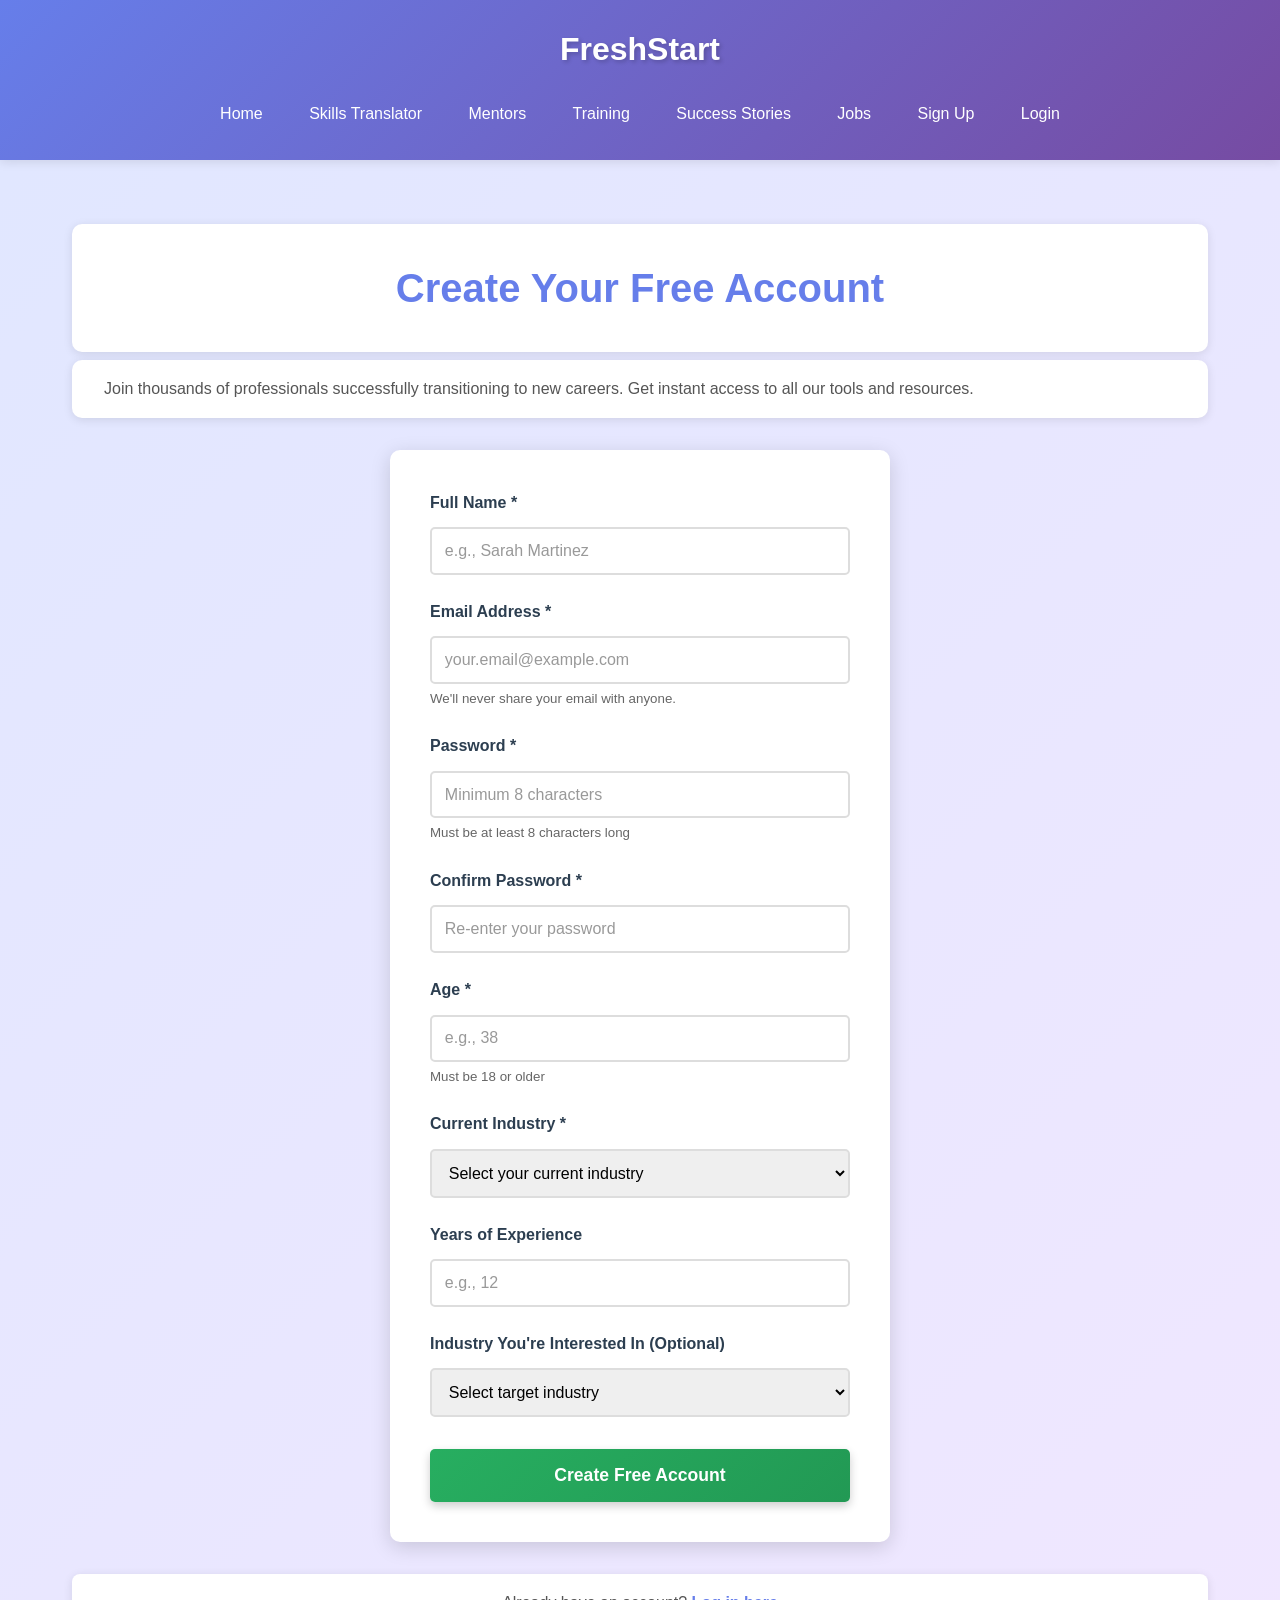
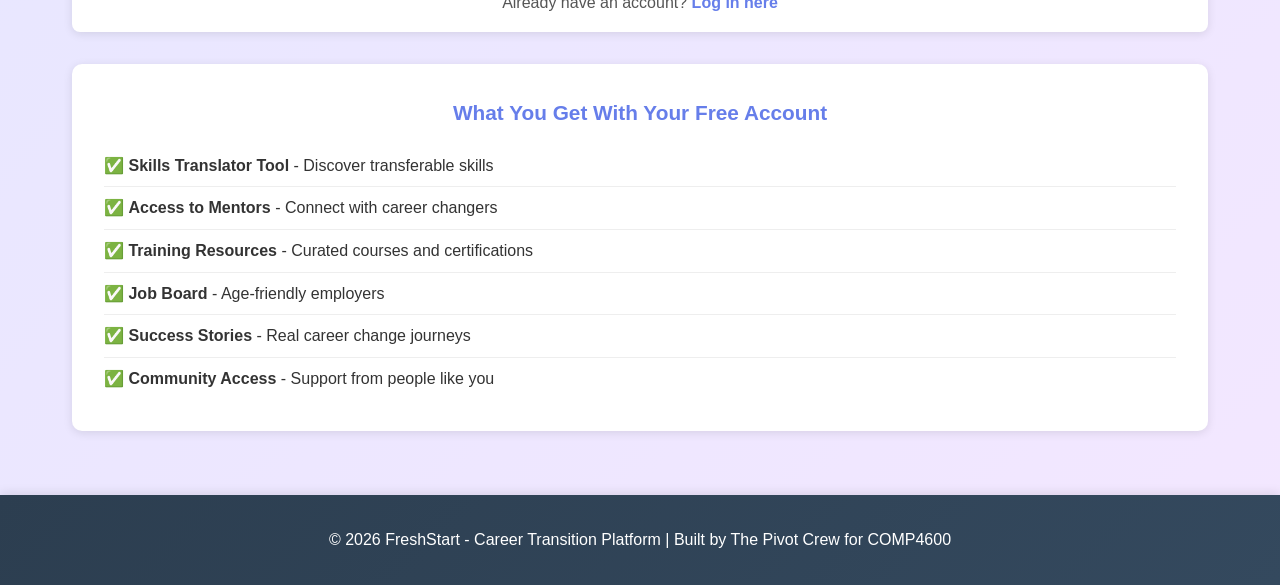
<file: website/register.html>
<!DOCTYPE html>
<html lang="en">
<head>
    <meta charset="UTF-8">
    <meta name="viewport" content="width=device-width, initial-scale=1.0">
    <title>Sign Up - FreshStart</title>
    <link rel="stylesheet" href="css/styles.css">
</head>
<body>
    <header>
        <h1>FreshStart</h1>
        <nav>
            <a href="index.html">Home</a>
            <a href="skills-translator.html">Skills Translator</a>
            <a href="mentors.html">Mentors</a>
            <a href="training.html">Training</a>
            <a href="success-stories.html">Success Stories</a>
            <a href="jobs.html">Jobs</a>
            <a href="register.html">Sign Up</a>
            <a href="login.html">Login</a>
        </nav>
    </header>

    <main>
        <h2>Create Your Free Account</h2>
        <p>Join thousands of professionals successfully transitioning to new careers. Get instant access to all our tools and resources.</p>
        
        <form id="registerForm">
            <label for="fullName">Full Name *</label>
            <input type="text" id="fullName" name="fullName" required 
                   placeholder="e.g., Sarah Martinez">
            
            <label for="email">Email Address *</label>
            <input type="email" id="email" name="email" required 
                   placeholder="your.email@example.com">
            <small style="display: block; margin-top: 0.25rem; color: #666;">We'll never share your email with anyone.</small>
            
            <label for="password">Password *</label>
            <input type="password" id="password" name="password" required 
                   minlength="8" placeholder="Minimum 8 characters">
            <small style="display: block; margin-top: 0.25rem; color: #666;">Must be at least 8 characters long</small>
            
            <label for="confirmPassword">Confirm Password *</label>
            <input type="password" id="confirmPassword" name="confirmPassword" required
                   placeholder="Re-enter your password">
            
            <label for="age">Age *</label>
            <input type="number" id="age" name="age" required 
                   min="18" max="100" placeholder="e.g., 38">
            <small style="display: block; margin-top: 0.25rem; color: #666;">Must be 18 or older</small>
            
            <label for="currentIndustry">Current Industry *</label>
            <select id="currentIndustry" name="currentIndustry" required>
                <option value="">Select your current industry</option>
                <option value="education">Education</option>
                <option value="retail">Retail</option>
                <option value="healthcare">Healthcare</option>
                <option value="hospitality">Hospitality</option>
                <option value="manufacturing">Manufacturing</option>
                <option value="finance">Finance</option>
                <option value="technology">Technology</option>
                <option value="nonprofit">Nonprofit</option>
                <option value="government">Government</option>
                <option value="other">Other</option>
            </select>
            
            <label for="yearsExperience">Years of Experience</label>
            <input type="number" id="yearsExperience" name="yearsExperience" 
                   min="0" max="50" placeholder="e.g., 12">
            
            <label for="targetIndustry">Industry You're Interested In (Optional)</label>
            <select id="targetIndustry" name="targetIndustry">
                <option value="">Select target industry</option>
                <option value="technology">Technology</option>
                <option value="consulting">Consulting</option>
                <option value="corporate-training">Corporate Training</option>
                <option value="nonprofit">Nonprofit</option>
                <option value="healthcare">Healthcare</option>
                <option value="finance">Finance</option>
                <option value="education">Education</option>
                <option value="unsure">Not Sure Yet</option>
            </select>
            
            <button type="submit">Create Free Account</button>
        </form>
        
        <p style="text-align: center; background: white; padding: 1rem; border-radius: 8px; box-shadow: 0 2px 10px rgba(0,0,0,0.1);">
            Already have an account? <a href="login.html" style="font-weight: bold;">Log in here</a>
        </p>
        
        <div style="background: white; padding: 2rem; border-radius: 10px; box-shadow: 0 2px 10px rgba(0,0,0,0.1); margin-top: 2rem;">
            <h3 style="color: #667eea; text-align: center; margin-bottom: 1rem;">What You Get With Your Free Account</h3>
            <ul style="list-style: none; padding: 0;">
                <li style="padding: 0.5rem 0; border-bottom: 1px solid #eee;">✅ <strong>Skills Translator Tool</strong> - Discover transferable skills</li>
                <li style="padding: 0.5rem 0; border-bottom: 1px solid #eee;">✅ <strong>Access to Mentors</strong> - Connect with career changers</li>
                <li style="padding: 0.5rem 0; border-bottom: 1px solid #eee;">✅ <strong>Training Resources</strong> - Curated courses and certifications</li>
                <li style="padding: 0.5rem 0; border-bottom: 1px solid #eee;">✅ <strong>Job Board</strong> - Age-friendly employers</li>
                <li style="padding: 0.5rem 0; border-bottom: 1px solid #eee;">✅ <strong>Success Stories</strong> - Real career change journeys</li>
                <li style="padding: 0.5rem 0;">✅ <strong>Community Access</strong> - Support from people like you</li>
            </ul>
        </div>
    </main>

    <footer>
        <p>&copy; 2026 FreshStart - Career Transition Platform | Built by The Pivot Crew for COMP4600</p>
    </footer>
</body>
</html>
</file>
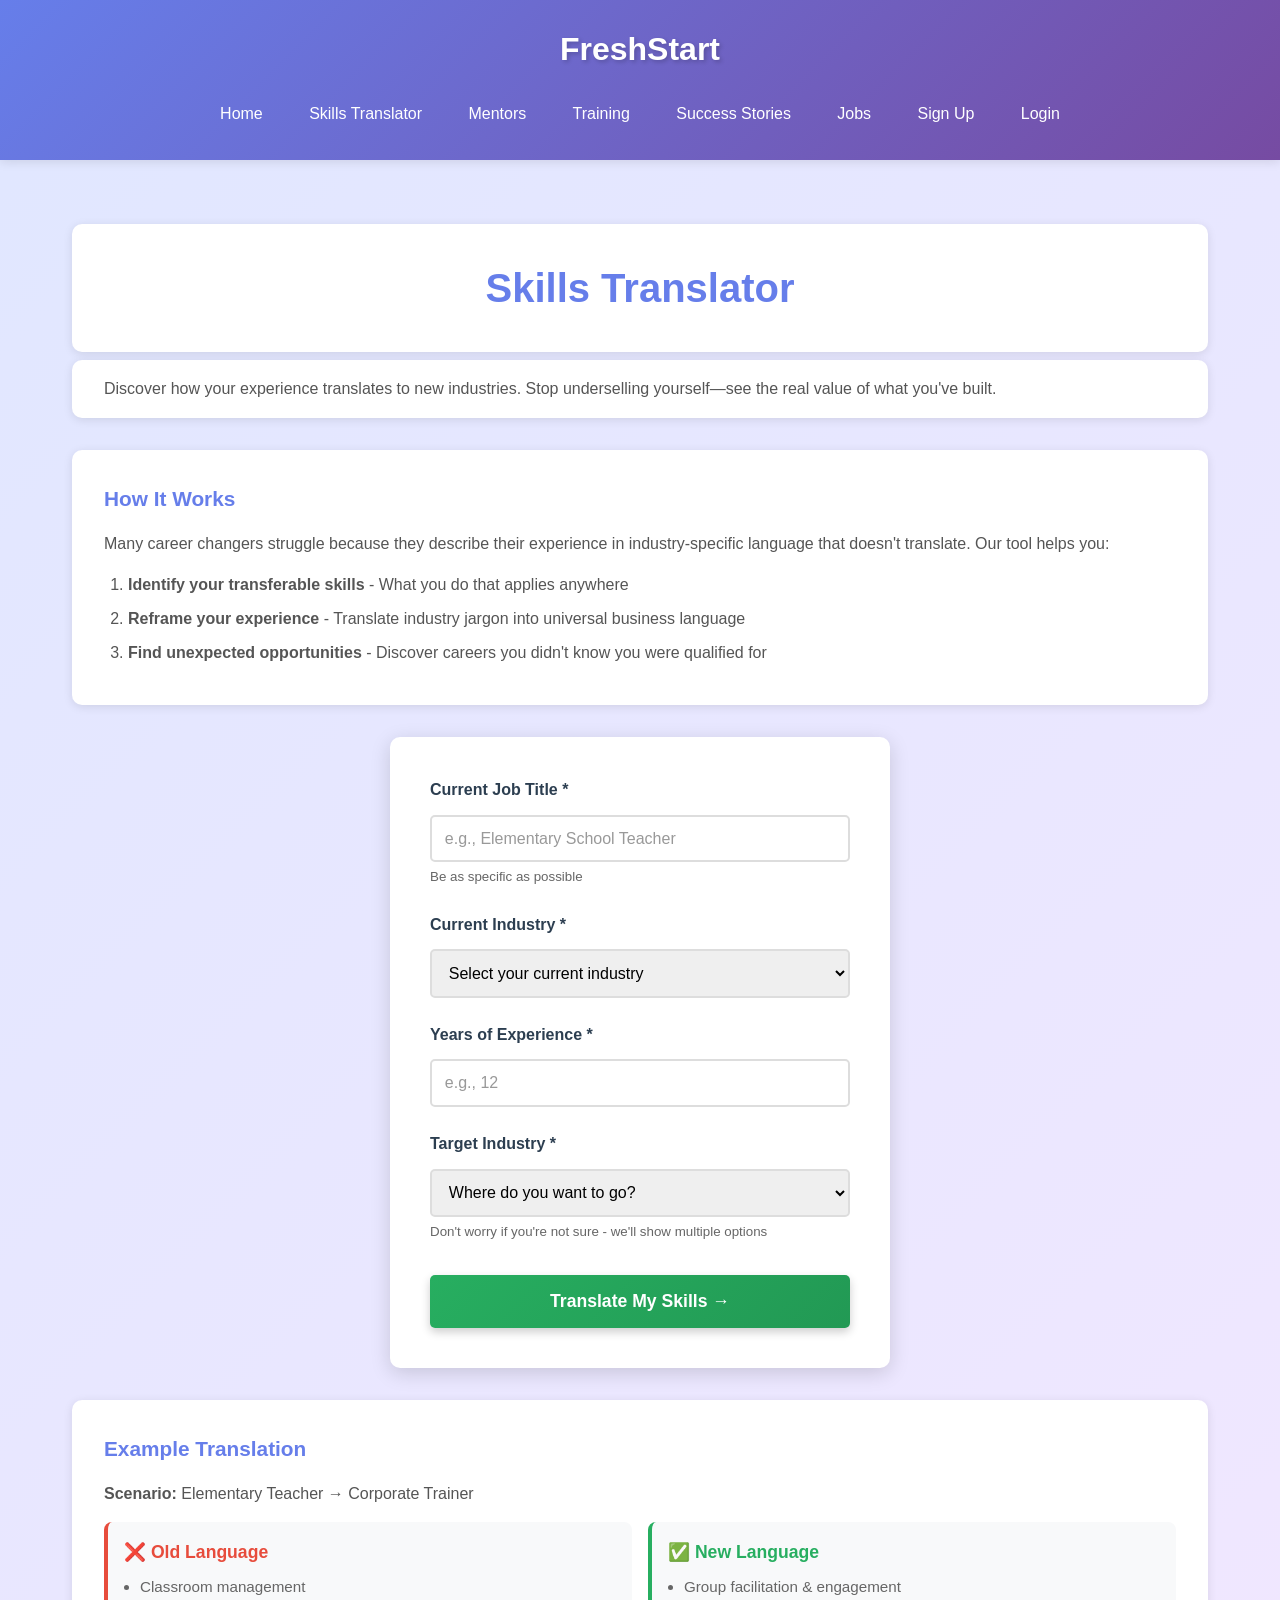
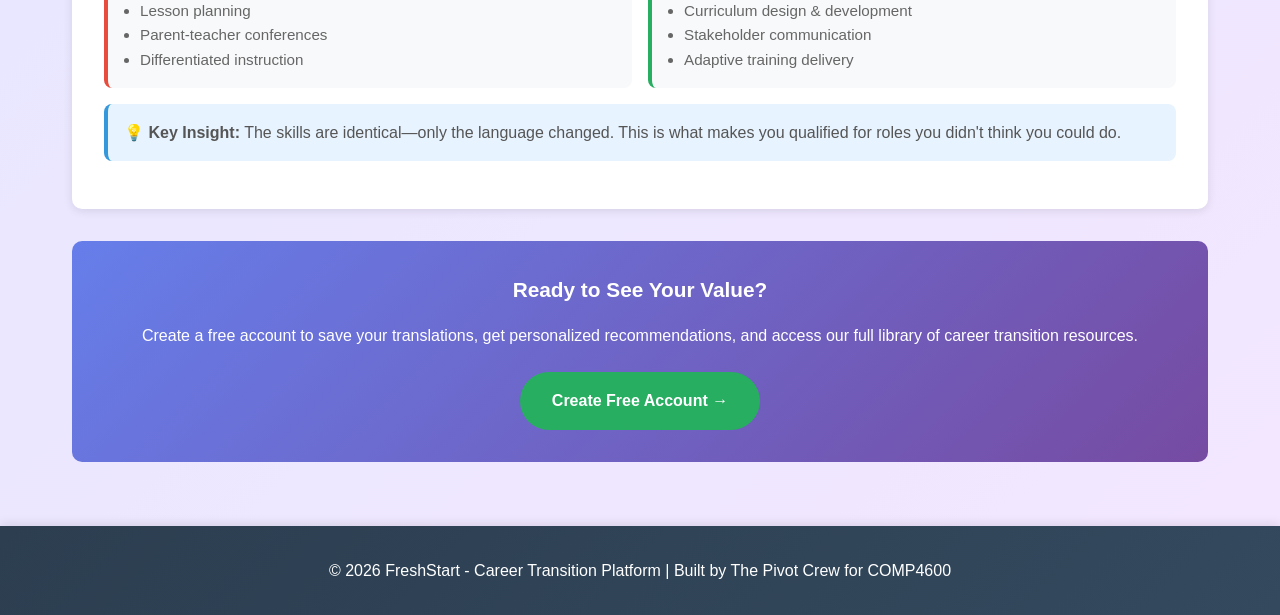
<file: website/skills-translator.html>
<!DOCTYPE html>
<html lang="en">
<head>
    <meta charset="UTF-8">
    <meta name="viewport" content="width=device-width, initial-scale=1.0">
    <title>Skills Translator - FreshStart</title>
    <link rel="stylesheet" href="css/styles.css">
</head>
<body>
    <header>
        <h1>FreshStart</h1>
        <nav>
            <a href="index.html">Home</a>
            <a href="skills-translator.html">Skills Translator</a>
            <a href="mentors.html">Mentors</a>
            <a href="training.html">Training</a>
            <a href="success-stories.html">Success Stories</a>
            <a href="jobs.html">Jobs</a>
            <a href="register.html">Sign Up</a>
            <a href="login.html">Login</a>
        </nav>
    </header>

    <main>
        <h2>Skills Translator</h2>
        <p>Discover how your experience translates to new industries. Stop underselling yourself—see the real value of what you've built.</p>
        
        <div style="background: white; padding: 2rem; border-radius: 10px; box-shadow: 0 2px 10px rgba(0,0,0,0.1); margin-bottom: 2rem;">
            <h3 style="color: #667eea; margin-bottom: 1rem;">How It Works</h3>
            <p style="margin-bottom: 1rem;">Many career changers struggle because they describe their experience in industry-specific language that doesn't translate. Our tool helps you:</p>
            <ol style="margin-left: 1.5rem; color: #555;">
                <li style="margin-bottom: 0.5rem;"><strong>Identify your transferable skills</strong> - What you do that applies anywhere</li>
                <li style="margin-bottom: 0.5rem;"><strong>Reframe your experience</strong> - Translate industry jargon into universal business language</li>
                <li style="margin-bottom: 0.5rem;"><strong>Find unexpected opportunities</strong> - Discover careers you didn't know you were qualified for</li>
            </ol>
        </div>

        <form id="skillsForm">
            <label for="currentJob">Current Job Title *</label>
            <input type="text" id="currentJob" name="currentJob" required 
                   placeholder="e.g., Elementary School Teacher">
            <small style="display: block; margin-top: 0.25rem; color: #666;">Be as specific as possible</small>
            
            <label for="currentIndustry">Current Industry *</label>
            <select id="currentIndustry" name="currentIndustry" required>
                <option value="">Select your current industry</option>
                <option value="education">Education</option>
                <option value="retail">Retail</option>
                <option value="healthcare">Healthcare</option>
                <option value="hospitality">Hospitality & Food Service</option>
                <option value="manufacturing">Manufacturing</option>
                <option value="administrative">Administrative/Office</option>
                <option value="sales">Sales</option>
                <option value="customer-service">Customer Service</option>
                <option value="nonprofit">Nonprofit</option>
                <option value="other">Other</option>
            </select>
            
            <label for="yearsExperience">Years of Experience *</label>
            <input type="number" id="yearsExperience" name="yearsExperience" required
                   min="1" max="50" placeholder="e.g., 12">
            
            <label for="targetIndustry">Target Industry *</label>
            <select id="targetIndustry" name="targetIndustry" required>
                <option value="">Where do you want to go?</option>
                <option value="technology">Technology/Software</option>
                <option value="corporate-training">Corporate Training & Development</option>
                <option value="consulting">Consulting</option>
                <option value="project-management">Project Management</option>
                <option value="operations">Operations & Logistics</option>
                <option value="human-resources">Human Resources</option>
                <option value="marketing">Marketing & Communications</option>
                <option value="finance">Finance & Accounting</option>
                <option value="healthcare">Healthcare Administration</option>
                <option value="nonprofit">Nonprofit Management</option>
                <option value="unsure">Not Sure Yet</option>
            </select>
            <small style="display: block; margin-top: 0.25rem; color: #666;">Don't worry if you're not sure - we'll show multiple options</small>
            
            <button type="submit">Translate My Skills →</button>
        </form>

        <div style="background: white; padding: 2rem; border-radius: 10px; box-shadow: 0 2px 10px rgba(0,0,0,0.1); margin-top: 2rem;">
            <h3 style="color: #667eea; margin-bottom: 1rem;">Example Translation</h3>
            <p style="margin-bottom: 1rem;"><strong>Scenario:</strong> Elementary Teacher → Corporate Trainer</p>
            
            <div style="display: grid; grid-template-columns: 1fr 1fr; gap: 1rem; margin-top: 1rem;">
                <div style="background: #f8f9fa; padding: 1rem; border-radius: 8px; border-left: 4px solid #e74c3c;">
                    <h4 style="color: #e74c3c; margin-bottom: 0.5rem;">❌ Old Language</h4>
                    <ul style="margin-left: 1rem; color: #666; font-size: 0.95rem;">
                        <li>Classroom management</li>
                        <li>Lesson planning</li>
                        <li>Parent-teacher conferences</li>
                        <li>Differentiated instruction</li>
                    </ul>
                </div>
                
                <div style="background: #f8f9fa; padding: 1rem; border-radius: 8px; border-left: 4px solid #27ae60;">
                    <h4 style="color: #27ae60; margin-bottom: 0.5rem;">✅ New Language</h4>
                    <ul style="margin-left: 1rem; color: #666; font-size: 0.95rem;">
                        <li>Group facilitation & engagement</li>
                        <li>Curriculum design & development</li>
                        <li>Stakeholder communication</li>
                        <li>Adaptive training delivery</li>
                    </ul>
                </div>
            </div>
            
            <p style="margin-top: 1rem; padding: 1rem; background: #e7f3ff; border-radius: 8px; border-left: 4px solid #3498db;">
                <strong>💡 Key Insight:</strong> The skills are identical—only the language changed. This is what makes you qualified for roles you didn't think you could do.
            </p>
        </div>

        <div style="background: linear-gradient(135deg, #667eea 0%, #764ba2 100%); color: white; padding: 2rem; border-radius: 10px; margin-top: 2rem; text-align: center;">
            <h3 style="color: white; margin-bottom: 1rem;">Ready to See Your Value?</h3>
            <p style="color: white; margin-bottom: 1.5rem;">Create a free account to save your translations, get personalized recommendations, and access our full library of career transition resources.</p>
            <a href="register.html" style="background-color: #27ae60; color: white; padding: 1rem 2rem; text-decoration: none; border-radius: 50px; font-weight: bold; display: inline-block;">Create Free Account →</a>
        </div>
    </main>

    <footer>
        <p>&copy; 2026 FreshStart - Career Transition Platform | Built by The Pivot Crew for COMP4600</p>
    </footer>
</body>
</html>
</file>
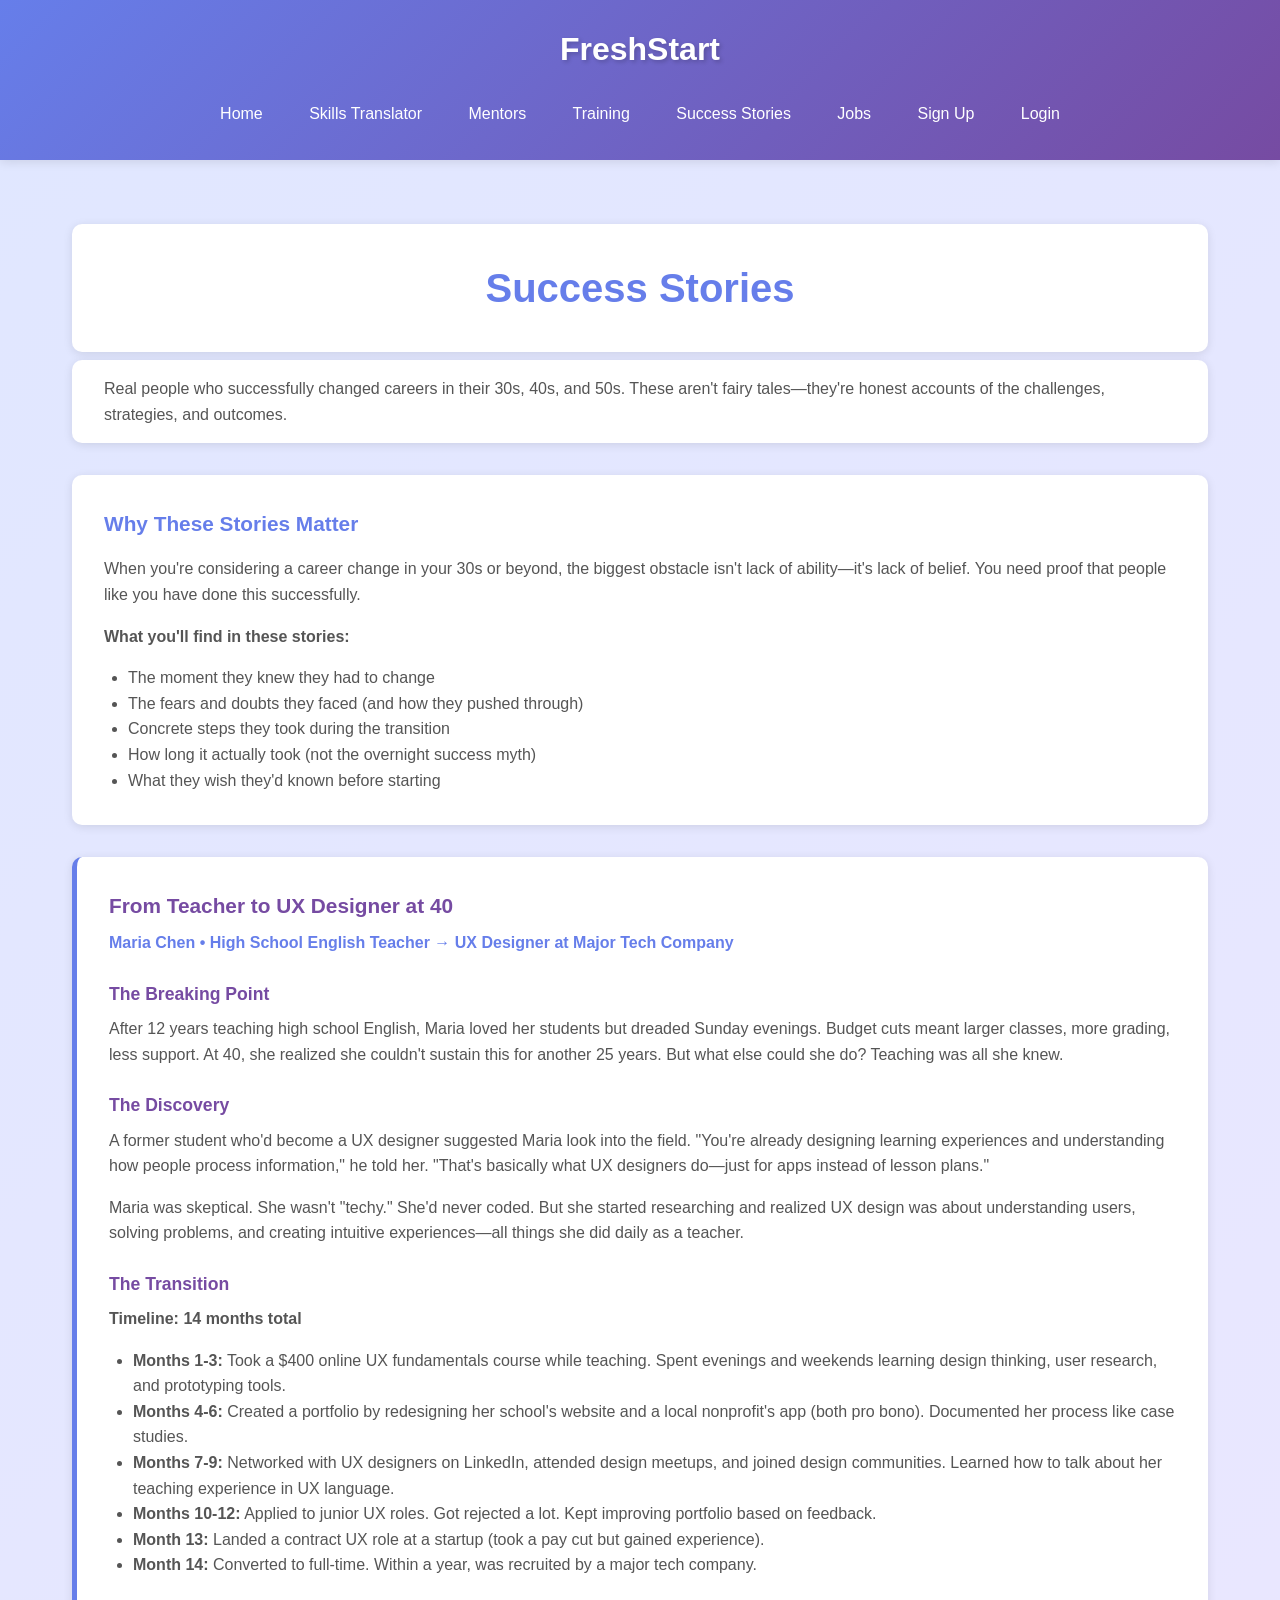
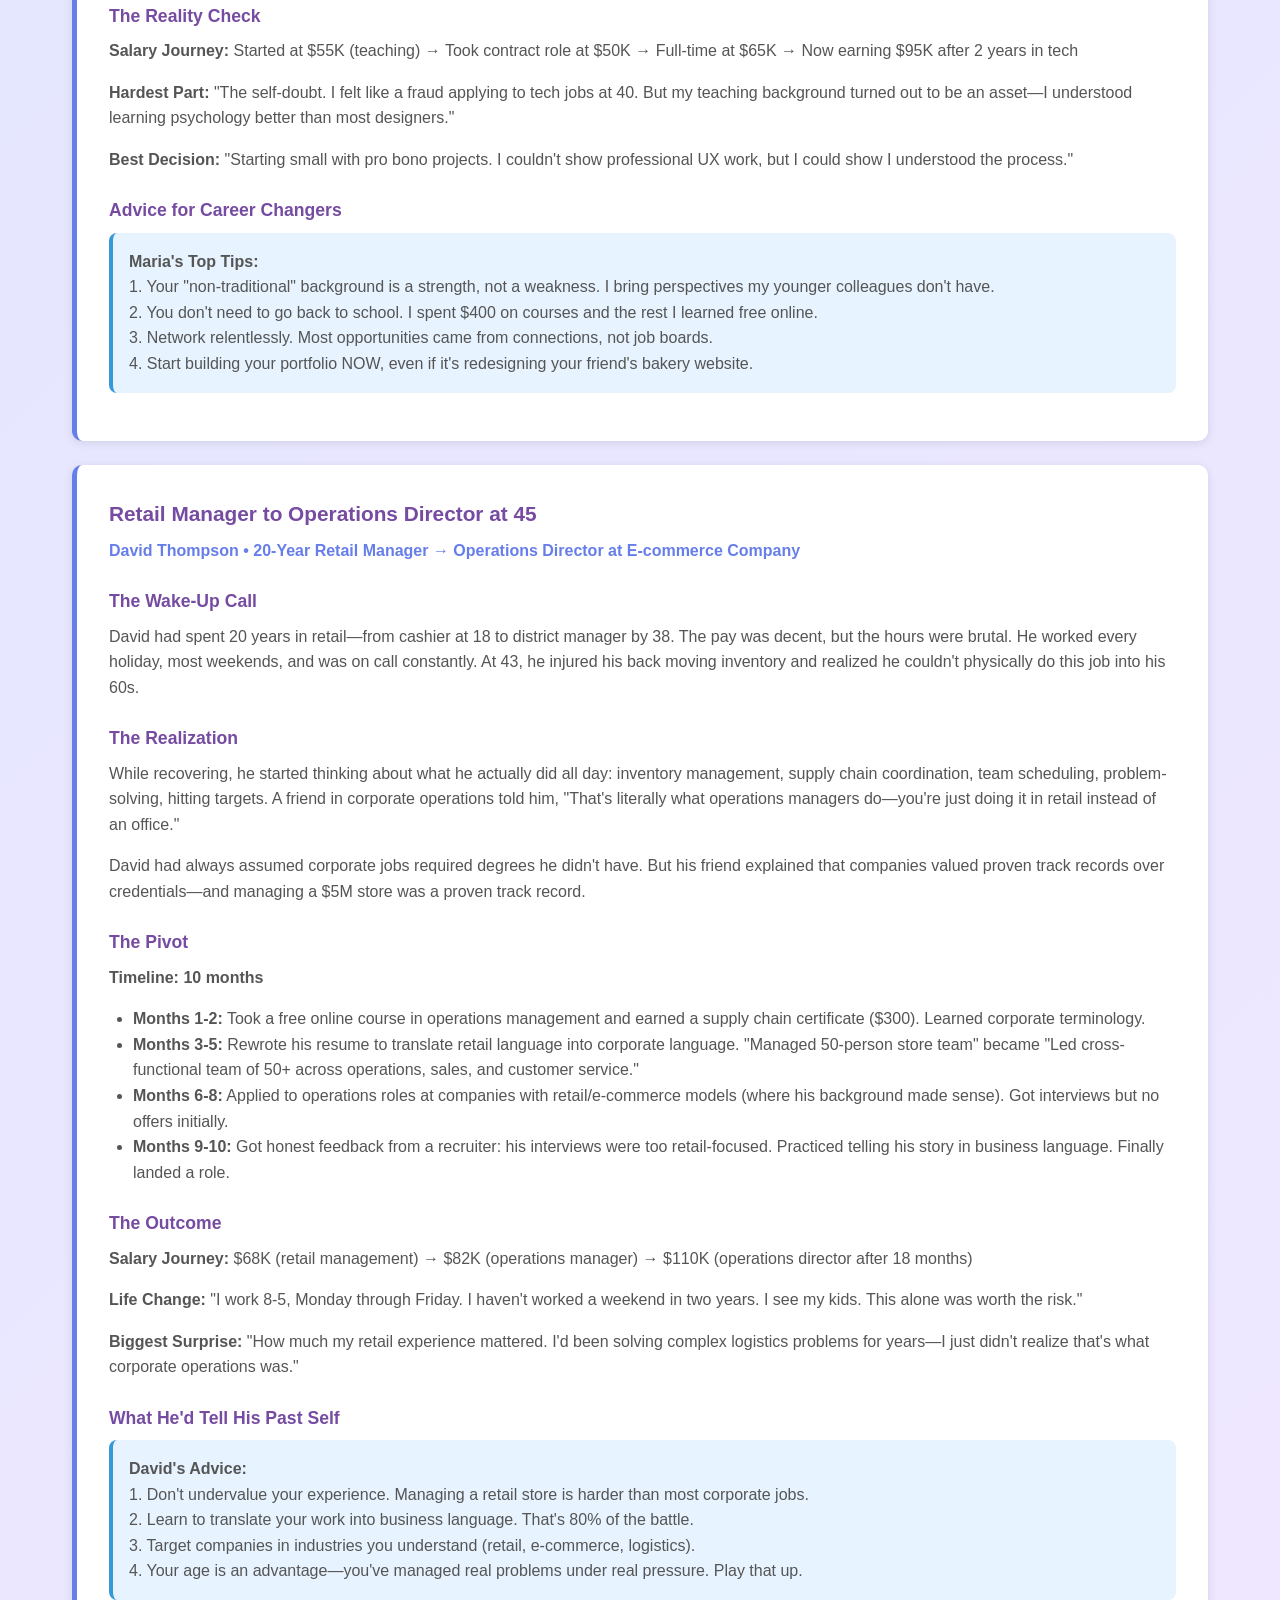
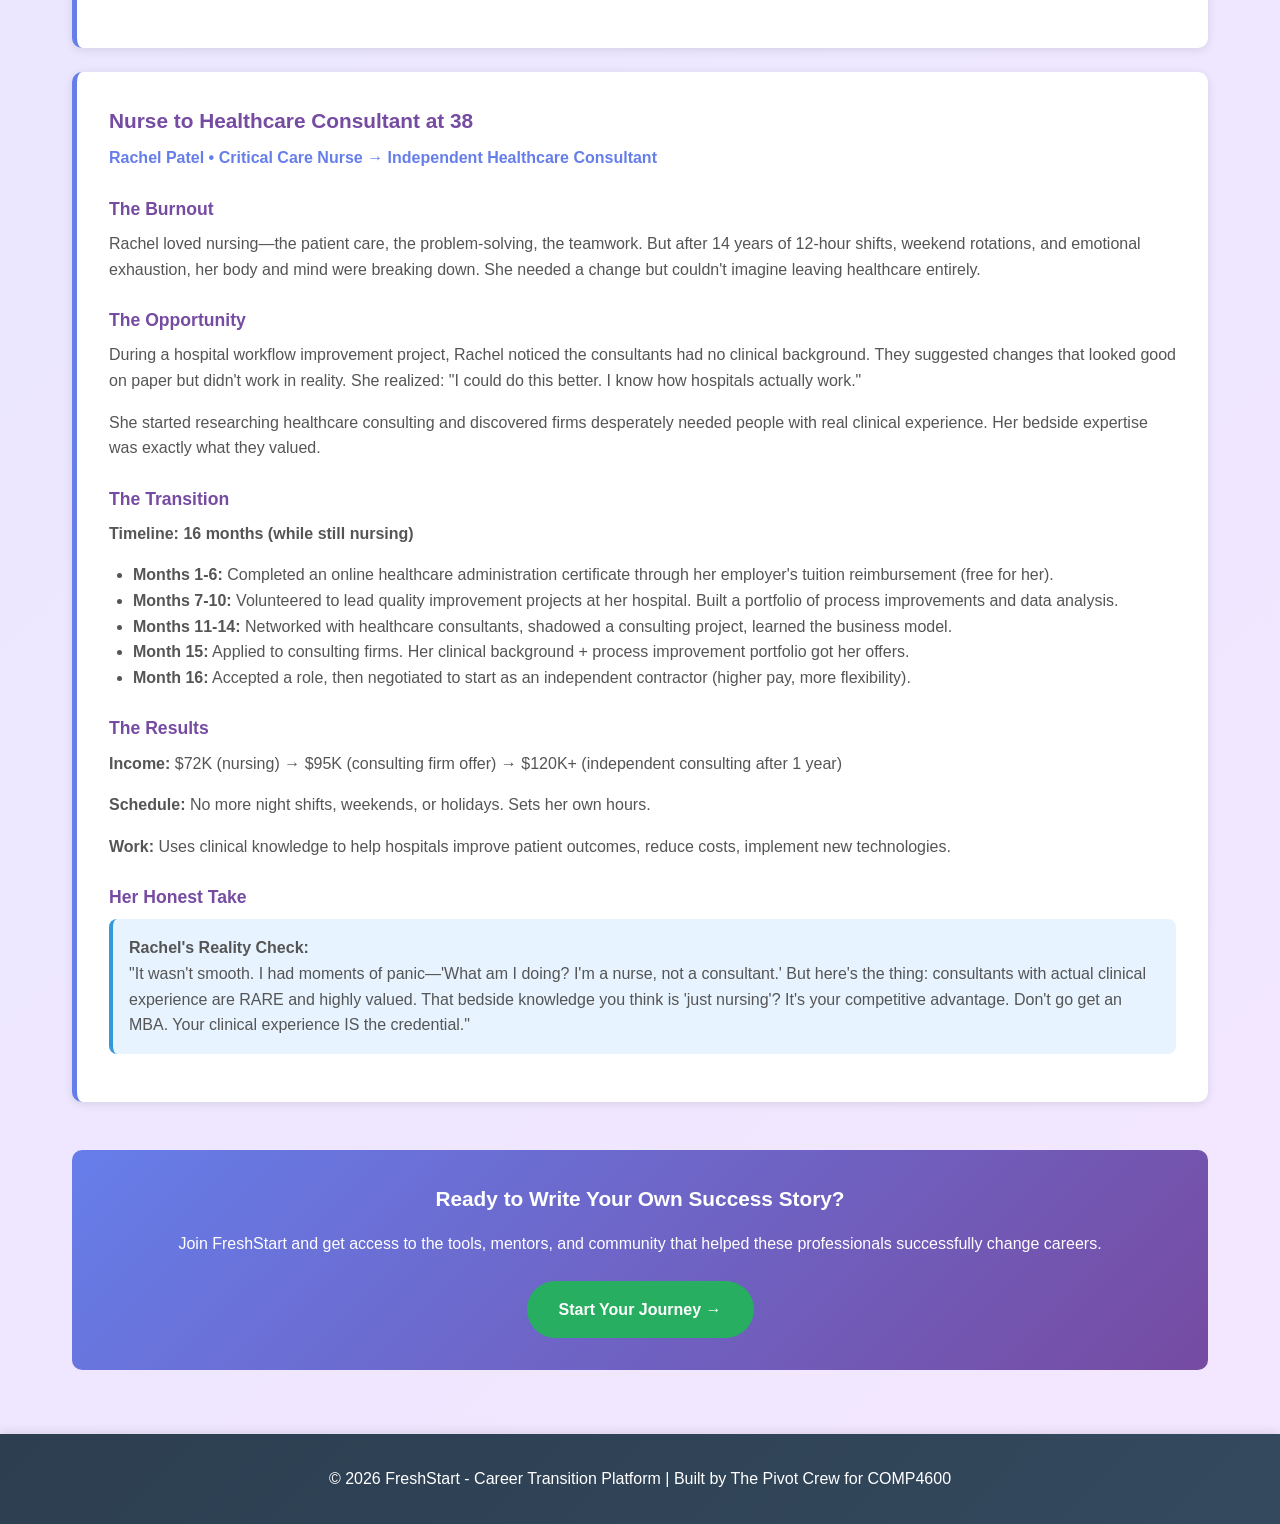
<file: website/success-stories.html>
<!DOCTYPE html>
<html lang="en">
<head>
    <meta charset="UTF-8">
    <meta name="viewport" content="width=device-width, initial-scale=1.0">
    <title>Success Stories - FreshStart</title>
    <link rel="stylesheet" href="css/styles.css">
</head>
<body>
    <header>
        <h1>FreshStart</h1>
        <nav>
            <a href="index.html">Home</a>
            <a href="skills-translator.html">Skills Translator</a>
            <a href="mentors.html">Mentors</a>
            <a href="training.html">Training</a>
            <a href="success-stories.html">Success Stories</a>
            <a href="jobs.html">Jobs</a>
            <a href="register.html">Sign Up</a>
            <a href="login.html">Login</a>
        </nav>
    </header>

    <main>
        <h2>Success Stories</h2>
        <p>Real people who successfully changed careers in their 30s, 40s, and 50s. These aren't fairy tales—they're honest accounts of the challenges, strategies, and outcomes.</p>
        
        <div style="background: white; padding: 2rem; border-radius: 10px; box-shadow: 0 2px 10px rgba(0,0,0,0.1); margin-bottom: 2rem;">
            <h3 style="color: #667eea; margin-bottom: 1rem;">Why These Stories Matter</h3>
            <p>When you're considering a career change in your 30s or beyond, the biggest obstacle isn't lack of ability—it's lack of belief. You need proof that people like you have done this successfully.</p>
            <p style="margin-top: 1rem;"><strong>What you'll find in these stories:</strong></p>
            <ul style="margin-left: 1.5rem; color: #555; margin-top: 0.5rem;">
                <li>The moment they knew they had to change</li>
                <li>The fears and doubts they faced (and how they pushed through)</li>
                <li>Concrete steps they took during the transition</li>
                <li>How long it actually took (not the overnight success myth)</li>
                <li>What they wish they'd known before starting</li>
            </ul>
        </div>

        <section>
            <div>
                <h3>From Teacher to UX Designer at 40</h3>
                <p style="color: #667eea; font-weight: bold;">Maria Chen • High School English Teacher → UX Designer at Major Tech Company</p>
                
                <h4 style="color: #764ba2; margin-top: 1.5rem; margin-bottom: 0.5rem;">The Breaking Point</h4>
                <p>After 12 years teaching high school English, Maria loved her students but dreaded Sunday evenings. Budget cuts meant larger classes, more grading, less support. At 40, she realized she couldn't sustain this for another 25 years. But what else could she do? Teaching was all she knew.</p>
                
                <h4 style="color: #764ba2; margin-top: 1.5rem; margin-bottom: 0.5rem;">The Discovery</h4>
                <p>A former student who'd become a UX designer suggested Maria look into the field. "You're already designing learning experiences and understanding how people process information," he told her. "That's basically what UX designers do—just for apps instead of lesson plans."</p>
                
                <p>Maria was skeptical. She wasn't "techy." She'd never coded. But she started researching and realized UX design was about understanding users, solving problems, and creating intuitive experiences—all things she did daily as a teacher.</p>
                
                <h4 style="color: #764ba2; margin-top: 1.5rem; margin-bottom: 0.5rem;">The Transition</h4>
                <p><strong>Timeline: 14 months total</strong></p>
                <ul style="margin-left: 1.5rem; color: #555; margin-top: 0.5rem;">
                    <li><strong>Months 1-3:</strong> Took a $400 online UX fundamentals course while teaching. Spent evenings and weekends learning design thinking, user research, and prototyping tools.</li>
                    <li><strong>Months 4-6:</strong> Created a portfolio by redesigning her school's website and a local nonprofit's app (both pro bono). Documented her process like case studies.</li>
                    <li><strong>Months 7-9:</strong> Networked with UX designers on LinkedIn, attended design meetups, and joined design communities. Learned how to talk about her teaching experience in UX language.</li>
                    <li><strong>Months 10-12:</strong> Applied to junior UX roles. Got rejected a lot. Kept improving portfolio based on feedback.</li>
                    <li><strong>Month 13:</strong> Landed a contract UX role at a startup (took a pay cut but gained experience).</li>
                    <li><strong>Month 14:</strong> Converted to full-time. Within a year, was recruited by a major tech company.</li>
                </ul>
                
                <h4 style="color: #764ba2; margin-top: 1.5rem; margin-bottom: 0.5rem;">The Reality Check</h4>
                <p><strong>Salary Journey:</strong> Started at $55K (teaching) → Took contract role at $50K → Full-time at $65K → Now earning $95K after 2 years in tech</p>
                <p><strong>Hardest Part:</strong> "The self-doubt. I felt like a fraud applying to tech jobs at 40. But my teaching background turned out to be an asset—I understood learning psychology better than most designers."</p>
                <p><strong>Best Decision:</strong> "Starting small with pro bono projects. I couldn't show professional UX work, but I could show I understood the process."</p>
                
                <h4 style="color: #764ba2; margin-top: 1.5rem; margin-bottom: 0.5rem;">Advice for Career Changers</h4>
                <p style="padding: 1rem; background: #e7f3ff; border-radius: 8px; border-left: 4px solid #3498db;">
                    <strong>Maria's Top Tips:</strong><br>
                    1. Your "non-traditional" background is a strength, not a weakness. I bring perspectives my younger colleagues don't have.<br>
                    2. You don't need to go back to school. I spent $400 on courses and the rest I learned free online.<br>
                    3. Network relentlessly. Most opportunities came from connections, not job boards.<br>
                    4. Start building your portfolio NOW, even if it's redesigning your friend's bakery website.
                </p>
            </div>
            
            <div>
                <h3>Retail Manager to Operations Director at 45</h3>
                <p style="color: #667eea; font-weight: bold;">David Thompson • 20-Year Retail Manager → Operations Director at E-commerce Company</p>
                
                <h4 style="color: #764ba2; margin-top: 1.5rem; margin-bottom: 0.5rem;">The Wake-Up Call</h4>
                <p>David had spent 20 years in retail—from cashier at 18 to district manager by 38. The pay was decent, but the hours were brutal. He worked every holiday, most weekends, and was on call constantly. At 43, he injured his back moving inventory and realized he couldn't physically do this job into his 60s.</p>
                
                <h4 style="color: #764ba2; margin-top: 1.5rem; margin-bottom: 0.5rem;">The Realization</h4>
                <p>While recovering, he started thinking about what he actually did all day: inventory management, supply chain coordination, team scheduling, problem-solving, hitting targets. A friend in corporate operations told him, "That's literally what operations managers do—you're just doing it in retail instead of an office."</p>
                
                <p>David had always assumed corporate jobs required degrees he didn't have. But his friend explained that companies valued proven track records over credentials—and managing a $5M store was a proven track record.</p>
                
                <h4 style="color: #764ba2; margin-top: 1.5rem; margin-bottom: 0.5rem;">The Pivot</h4>
                <p><strong>Timeline: 10 months</strong></p>
                <ul style="margin-left: 1.5rem; color: #555; margin-top: 0.5rem;">
                    <li><strong>Months 1-2:</strong> Took a free online course in operations management and earned a supply chain certificate ($300). Learned corporate terminology.</li>
                    <li><strong>Months 3-5:</strong> Rewrote his resume to translate retail language into corporate language. "Managed 50-person store team" became "Led cross-functional team of 50+ across operations, sales, and customer service."</li>
                    <li><strong>Months 6-8:</strong> Applied to operations roles at companies with retail/e-commerce models (where his background made sense). Got interviews but no offers initially.</li>
                    <li><strong>Months 9-10:</strong> Got honest feedback from a recruiter: his interviews were too retail-focused. Practiced telling his story in business language. Finally landed a role.</li>
                </ul>
                
                <h4 style="color: #764ba2; margin-top: 1.5rem; margin-bottom: 0.5rem;">The Outcome</h4>
                <p><strong>Salary Journey:</strong> $68K (retail management) → $82K (operations manager) → $110K (operations director after 18 months)</p>
                <p><strong>Life Change:</strong> "I work 8-5, Monday through Friday. I haven't worked a weekend in two years. I see my kids. This alone was worth the risk."</p>
                <p><strong>Biggest Surprise:</strong> "How much my retail experience mattered. I'd been solving complex logistics problems for years—I just didn't realize that's what corporate operations was."</p>
                
                <h4 style="color: #764ba2; margin-top: 1.5rem; margin-bottom: 0.5rem;">What He'd Tell His Past Self</h4>
                <p style="padding: 1rem; background: #e7f3ff; border-radius: 8px; border-left: 4px solid #3498db;">
                    <strong>David's Advice:</strong><br>
                    1. Don't undervalue your experience. Managing a retail store is harder than most corporate jobs.<br>
                    2. Learn to translate your work into business language. That's 80% of the battle.<br>
                    3. Target companies in industries you understand (retail, e-commerce, logistics).<br>
                    4. Your age is an advantage—you've managed real problems under real pressure. Play that up.
                </p>
            </div>
            
            <div>
                <h3>Nurse to Healthcare Consultant at 38</h3>
                <p style="color: #667eea; font-weight: bold;">Rachel Patel • Critical Care Nurse → Independent Healthcare Consultant</p>
                
                <h4 style="color: #764ba2; margin-top: 1.5rem; margin-bottom: 0.5rem;">The Burnout</h4>
                <p>Rachel loved nursing—the patient care, the problem-solving, the teamwork. But after 14 years of 12-hour shifts, weekend rotations, and emotional exhaustion, her body and mind were breaking down. She needed a change but couldn't imagine leaving healthcare entirely.</p>
                
                <h4 style="color: #764ba2; margin-top: 1.5rem; margin-bottom: 0.5rem;">The Opportunity</h4>
                <p>During a hospital workflow improvement project, Rachel noticed the consultants had no clinical background. They suggested changes that looked good on paper but didn't work in reality. She realized: "I could do this better. I know how hospitals actually work."</p>
                
                <p>She started researching healthcare consulting and discovered firms desperately needed people with real clinical experience. Her bedside expertise was exactly what they valued.</p>
                
                <h4 style="color: #764ba2; margin-top: 1.5rem; margin-bottom: 0.5rem;">The Transition</h4>
                <p><strong>Timeline: 16 months (while still nursing)</strong></p>
                <ul style="margin-left: 1.5rem; color: #555; margin-top: 0.5rem;">
                    <li><strong>Months 1-6:</strong> Completed an online healthcare administration certificate through her employer's tuition reimbursement (free for her).</li>
                    <li><strong>Months 7-10:</strong> Volunteered to lead quality improvement projects at her hospital. Built a portfolio of process improvements and data analysis.</li>
                    <li><strong>Months 11-14:</strong> Networked with healthcare consultants, shadowed a consulting project, learned the business model.</li>
                    <li><strong>Month 15:</strong> Applied to consulting firms. Her clinical background + process improvement portfolio got her offers.</li>
                    <li><strong>Month 16:</strong> Accepted a role, then negotiated to start as an independent contractor (higher pay, more flexibility).</li>
                </ul>
                
                <h4 style="color: #764ba2; margin-top: 1.5rem; margin-bottom: 0.5rem;">The Results</h4>
                <p><strong>Income:</strong> $72K (nursing) → $95K (consulting firm offer) → $120K+ (independent consulting after 1 year)</p>
                <p><strong>Schedule:</strong> No more night shifts, weekends, or holidays. Sets her own hours.</p>
                <p><strong>Work:</strong> Uses clinical knowledge to help hospitals improve patient outcomes, reduce costs, implement new technologies.</p>
                
                <h4 style="color: #764ba2; margin-top: 1.5rem; margin-bottom: 0.5rem;">Her Honest Take</h4>
                <p style="padding: 1rem; background: #e7f3ff; border-radius: 8px; border-left: 4px solid #3498db;">
                    <strong>Rachel's Reality Check:</strong><br>
                    "It wasn't smooth. I had moments of panic—'What am I doing? I'm a nurse, not a consultant.' But here's the thing: consultants with actual clinical experience are RARE and highly valued. That bedside knowledge you think is 'just nursing'? It's your competitive advantage. Don't go get an MBA. Your clinical experience IS the credential."
                </p>
            </div>
        </section>

        <div style="background: linear-gradient(135deg, #667eea 0%, #764ba2 100%); color: white; padding: 2rem; border-radius: 10px; margin-top: 2rem; text-align: center;">
            <h3 style="color: white; margin-bottom: 1rem;">Ready to Write Your Own Success Story?</h3>
            <p style="color: white; margin-bottom: 1.5rem;">Join FreshStart and get access to the tools, mentors, and community that helped these professionals successfully change careers.</p>
            <a href="register.html" style="background-color: #27ae60; color: white; padding: 1rem 2rem; text-decoration: none; border-radius: 50px; font-weight: bold; display: inline-block;">Start Your Journey →</a>
        </div>
    </main>

    <footer>
        <p>&copy; 2026 FreshStart - Career Transition Platform | Built by The Pivot Crew for COMP4600</p>
    </footer>
</body>
</html>
</file>
<file: website/css/styles.css>
/* Reset */
* {
    margin: 0;
    padding: 0;
    box-sizing: border-box;
}

body {
    font-family: 'Segoe UI', Tahoma, Geneva, Verdana, sans-serif;
    line-height: 1.6;
    color: #333;
    background: linear-gradient(135deg, #e0e7ff 0%, #f3e7ff 100%);
    min-height: 100vh;
}

/* Header */
header {
    background: linear-gradient(135deg, #667eea 0%, #764ba2 100%);
    color: white;
    padding: 1.5rem 0;
    box-shadow: 0 2px 10px rgba(0,0,0,0.1);
}

header h1 {
    text-align: center;
    margin-bottom: 1rem;
    font-size: 2rem;
    text-shadow: 2px 2px 4px rgba(0,0,0,0.2);
}

nav {
    display: flex;
    justify-content: center;
    gap: 0.5rem;
    flex-wrap: wrap;
    padding: 0 1rem;
}

nav a {
    color: white;
    text-decoration: none;
    padding: 0.6rem 1.2rem;
    border-radius: 5px;
    transition: all 0.3s ease;
    font-weight: 500;
}

nav a:hover {
    background-color: rgba(255, 255, 255, 0.2);
    transform: translateY(-2px);
}

/* Main Content */
main {
    max-width: 1200px;
    margin: 2rem auto;
    padding: 2rem;
}

section {
    margin-bottom: 3rem;
}

/* Page Titles */
main > h2:first-of-type {
    color: #667eea;
    margin-bottom: 0.5rem;
    font-size: 2.5rem;
    text-align: center;
    background-color: white;
    padding: 2rem;
    border-radius: 10px;
    box-shadow: 0 2px 10px rgba(0,0,0,0.1);
}

main > p {
    background-color: white;
    padding: 1rem 2rem;
    border-radius: 10px;
    box-shadow: 0 2px 10px rgba(0,0,0,0.1);
    margin-bottom: 2rem;
}

h2 {
    color: #667eea;
    margin-bottom: 1rem;
    font-size: 2rem;
}

h3 {
    color: #764ba2;
    margin-bottom: 0.5rem;
    font-size: 1.3rem;
}

h4 {
    color: #2c3e50;
    margin-bottom: 0.5rem;
    font-size: 1.1rem;
}

p {
    margin-bottom: 1rem;
    color: #555;
}

/* Feature/Content Cards */
section > div {
    background: white;
    padding: 2rem;
    margin-bottom: 1.5rem;
    border-radius: 10px;
    border-left: 5px solid #667eea;
    transition: all 0.3s ease;
    box-shadow: 0 2px 10px rgba(0,0,0,0.1);
}

section > div:hover {
    transform: translateX(5px);
    box-shadow: 0 5px 15px rgba(102, 126, 234, 0.3);
}

/* Hero Section */
.hero {
    background: linear-gradient(135deg, #667eea 0%, #764ba2 100%);
    color: white;
    padding: 3rem 2rem;
    border-radius: 10px;
    text-align: center;
    margin-bottom: 2rem;
    box-shadow: 0 5px 20px rgba(0,0,0,0.2);
}

.hero h2 {
    color: white;
    font-size: 2.5rem;
    margin-bottom: 1rem;
}

.hero p {
    color: white;
    font-size: 1.2rem;
    margin-bottom: 2rem;
}

.hero a {
    background-color: #27ae60;
    color: white;
    padding: 1rem 2.5rem;
    text-decoration: none;
    border-radius: 50px;
    font-weight: bold;
    font-size: 1.1rem;
    display: inline-block;
    transition: all 0.3s ease;
    box-shadow: 0 4px 15px rgba(0,0,0,0.2);
}

.hero a:hover {
    background-color: #229954;
    transform: translateY(-3px);
    box-shadow: 0 6px 20px rgba(0,0,0,0.3);
}

/* Links */
a {
    color: #667eea;
    text-decoration: none;
    font-weight: 500;
    transition: color 0.3s ease;
}

a:hover {
    color: #764ba2;
    text-decoration: underline;
}

/* Forms */
form {
    max-width: 500px;
    margin: 2rem auto;
    background-color: white;
    padding: 2.5rem;
    border-radius: 10px;
    box-shadow: 0 5px 20px rgba(0,0,0,0.15);
}

label {
    display: block;
    margin-top: 1.5rem;
    margin-bottom: 0.5rem;
    font-weight: 600;
    color: #2c3e50;
}

label:first-of-type {
    margin-top: 0;
}

input, select {
    width: 100%;
    padding: 0.8rem;
    margin-top: 0.25rem;
    border: 2px solid #ddd;
    border-radius: 5px;
    font-size: 1rem;
    transition: border-color 0.3s ease;
}

input:focus, select:focus {
    outline: none;
    border-color: #667eea;
    box-shadow: 0 0 5px rgba(102, 126, 234, 0.3);
}

input::placeholder {
    color: #999;
}

button {
    width: 100%;
    padding: 1rem;
    margin-top: 2rem;
    background: linear-gradient(135deg, #27ae60 0%, #229954 100%);
    color: white;
    border: none;
    border-radius: 5px;
    cursor: pointer;
    font-size: 1.1rem;
    font-weight: bold;
    transition: all 0.3s ease;
    box-shadow: 0 4px 10px rgba(0,0,0,0.2);
}

button:hover {
    transform: translateY(-2px);
    box-shadow: 0 6px 15px rgba(39, 174, 96, 0.4);
}

/* Footer */
footer {
    background: linear-gradient(135deg, #2c3e50 0%, #34495e 100%);
    color: white;
    text-align: center;
    padding: 2rem;
    margin-top: 0;
    box-shadow: 0 -2px 10px rgba(0,0,0,0.1);
}

footer p {
    color: white;
    margin: 0;
}

/* Responsive Design */
@media (max-width: 768px) {
    nav {
        flex-direction: column;
        gap: 0.5rem;
    }
    
    nav a {
        text-align: center;
    }
    
    main {
        padding: 1rem;
    }
    
    .hero h2 {
        font-size: 1.8rem;
    }
}
</file>
